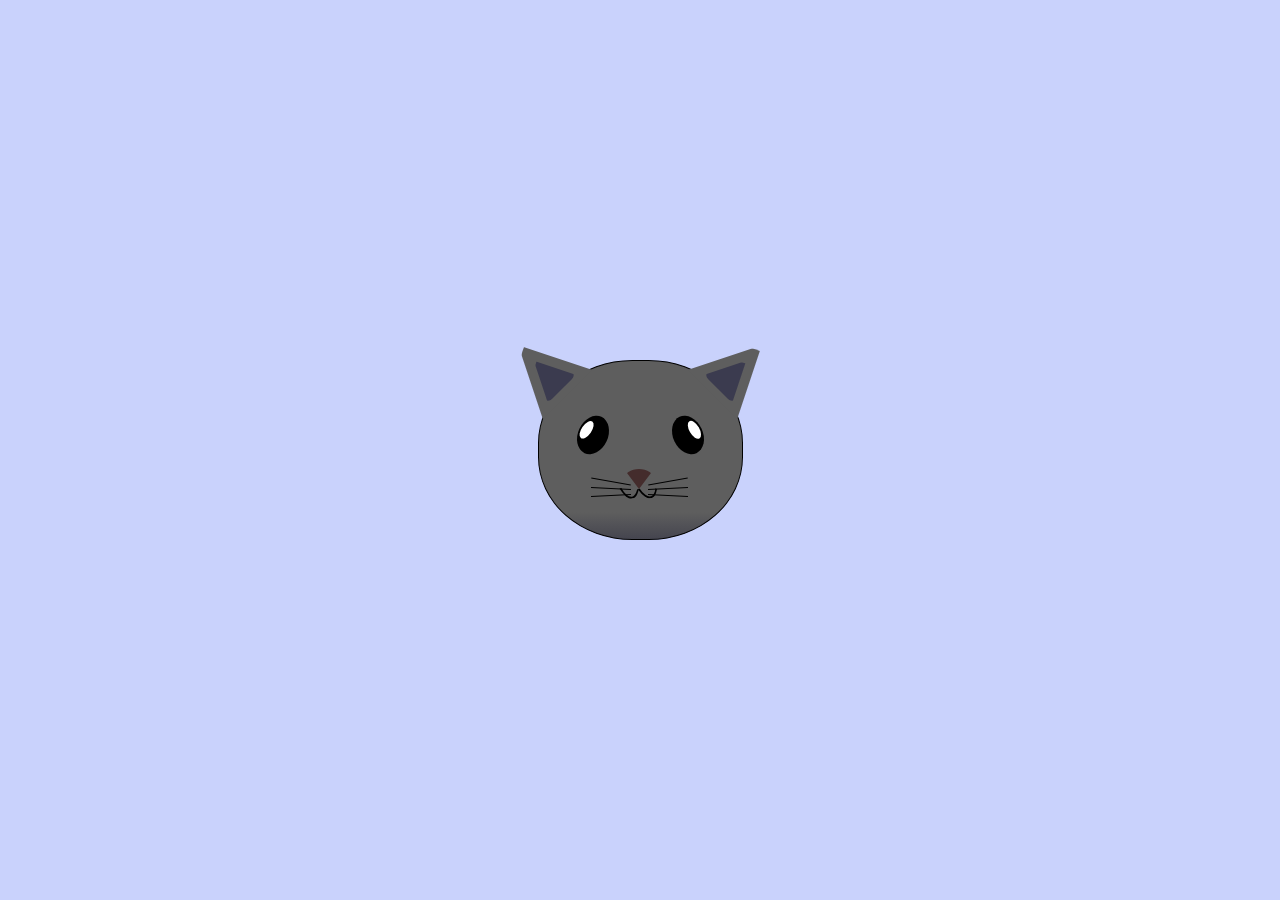
<file: a_cat_painting/index.html>
<!DOCTYPE html>
<html lang="en">
<head>
    <meta charset="UTF-8">
    <title>fCC Cat Painting</title>
    <link rel="stylesheet" href="./styles.css">
</head>
<body>
    <main>
      <div class="cat-head">
        <div class="cat-ears">
          <div class="cat-left-ear">
            <div class="cat-left-inner-ear"></div>
          </div>
          <div class="cat-right-ear">
            <div class="cat-right-inner-ear"></div>
          </div>
        </div>

        <div class="cat-eyes">
          <div class="cat-left-eye">
            <div class="cat-left-inner-eye"></div>
          </div>
          <div class="cat-right-eye">
            <div class="cat-right-inner-eye"></div>
          </div>
        </div>
        
        <div class="cat-nose"></div>

        <div class="cat-mouth">
          <div class="cat-mouth-line-left"></div>
          <div class="cat-mouth-line-right"></div>
        </div>

        <div class="cat-whiskers">
          <div class="cat-whiskers-left">
            <div class="cat-whisker-left-top"></div>
            <div class="cat-whisker-left-middle"></div>
            <div class="cat-whisker-left-bottom"></div>
          </div>
          <div class="cat-whiskers-right">
            <div class="cat-whisker-right-top"></div>
            <div class="cat-whisker-right-middle"></div>
            <div class="cat-whisker-right-bottom"></div>
          </div>
        </div>

      </div>
    </main>
</body>
</html>
</file>
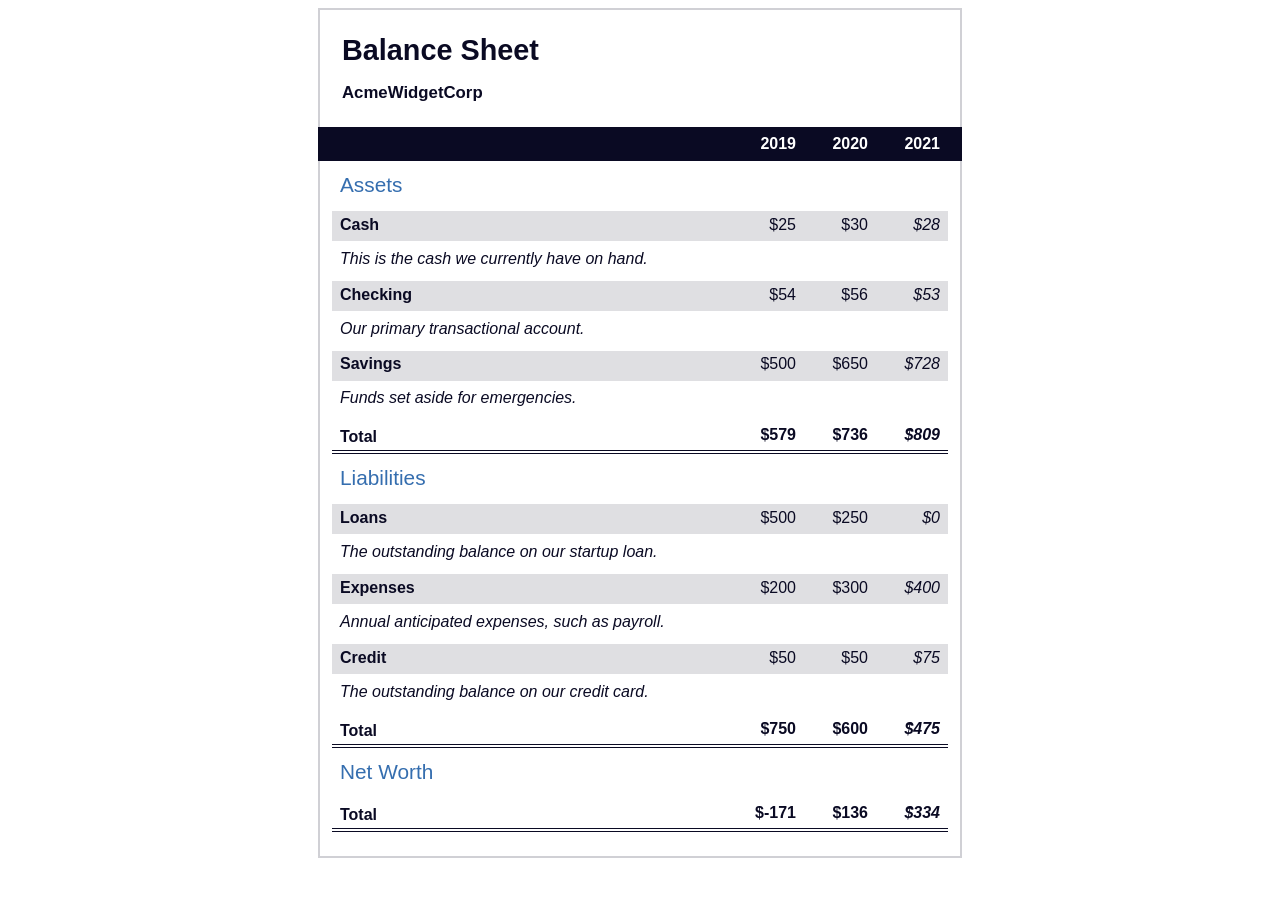
<file: balance_sheet/index.html>
<!DOCTYPE html>
<html lang="en">
  <head>
    <meta charset="UTF-8" />
    <meta name="viewport" content="width=device-width, initial-scale=1.0" />
    <title>Balance Sheet</title>
    <link rel="stylesheet" href="./styles.css" />
  </head>
  
  <body>
    <main>
      <section>
        <h1>
          <span class="flex">
            <span>AcmeWidgetCorp</span>
            <span>Balance Sheet</span>
          </span>
        </h1>
        <div id="years" aria-hidden="true">
          <span class="year">2019</span>
          <span class="year">2020</span>
          <span class="year">2021</span>
        </div>
        <div class="table-wrap">
          <table>
            <caption>
              Assets
            </caption>
            <thead>
              <tr>
                <td></td>
                <th><span class="sr-only year">2019</span></th>
                <th><span class="sr-only year">2020</span></th>
                <th class="current"><span class="sr-only year">2021</span></th>
              </tr>
            </thead>
            <tbody>
              <tr class="data">
                <th>Cash <span class="description">This is the cash we currently have on hand.</span></th>
                <td>$25</td>
                <td>$30</td>
                <td class="current">$28</td>
              </tr>
              <tr class="data">
                <th>Checking <span class="description">Our primary transactional account.</span></th>
                <td>$54</td>
                <td>$56</td>
                <td class="current">$53</td>
              </tr>
              <tr class="data">
                <th>Savings <span class="description">Funds set aside for emergencies.</span></th>
                <td>$500</td>
                <td>$650</td>
                <td class="current">$728</td>
              </tr>
              <tr class="total">
                <th>Total <span class="sr-only">Assets</span></th>
                <td>$579</td>
                <td>$736</td>
                <td class="current">$809</td>
              </tr>
            </tbody>
          </table>
          <table>
            <caption>
              Liabilities
            </caption>
            <thead>
              <tr>
                <td></td>
                <th><span class="sr-only">2019</span></th>
                <th><span class="sr-only">2020</span></th>
                <th><span class="sr-only">2021</span></th>
              </tr>
            </thead>
            <tbody>
              <tr class="data">
                <th>Loans <span class="description">The outstanding balance on our startup loan.</span></th>
                <td>$500</td>
                <td>$250</td>
                <td class="current">$0</td>
              </tr>
              <tr class="data">
                <th>Expenses <span class="description">Annual anticipated expenses, such as payroll.</span></th>
                <td>$200</td>
                <td>$300</td>
                <td class="current">$400</td>
              </tr>
              <tr class="data">
                <th>Credit <span class="description">The outstanding balance on our credit card.</span></th>
                <td>$50</td>
                <td>$50</td>
                <td class="current">$75</td>
              </tr>
              <tr class="total">
                <th>Total <span class="sr-only">Liabilities</span></th>
                <td>$750</td>
                <td>$600</td>
                <td class="current">$475</td>
              </tr>
            </tbody>
          </table>
          <table>
            <caption>
              Net Worth
            </caption>
            <thead>
              <tr>
                <td></td>
                <th><span class="sr-only">2019</span></th>
                <th><span class="sr-only">2020</span></th>
                <th><span class="sr-only">2021</span></th>
              </tr>
            </thead>
            <tbody>
              <tr class="total">
                <th>Total <span class="sr-only">Net Worth</span></th>
                <td>$-171</td>
                <td>$136</td>
                <td class="current">$334</td>
              </tr>
            </tbody>
          </table>
        </div>
      </section>
    </main>
  </body>
</html>
</file>
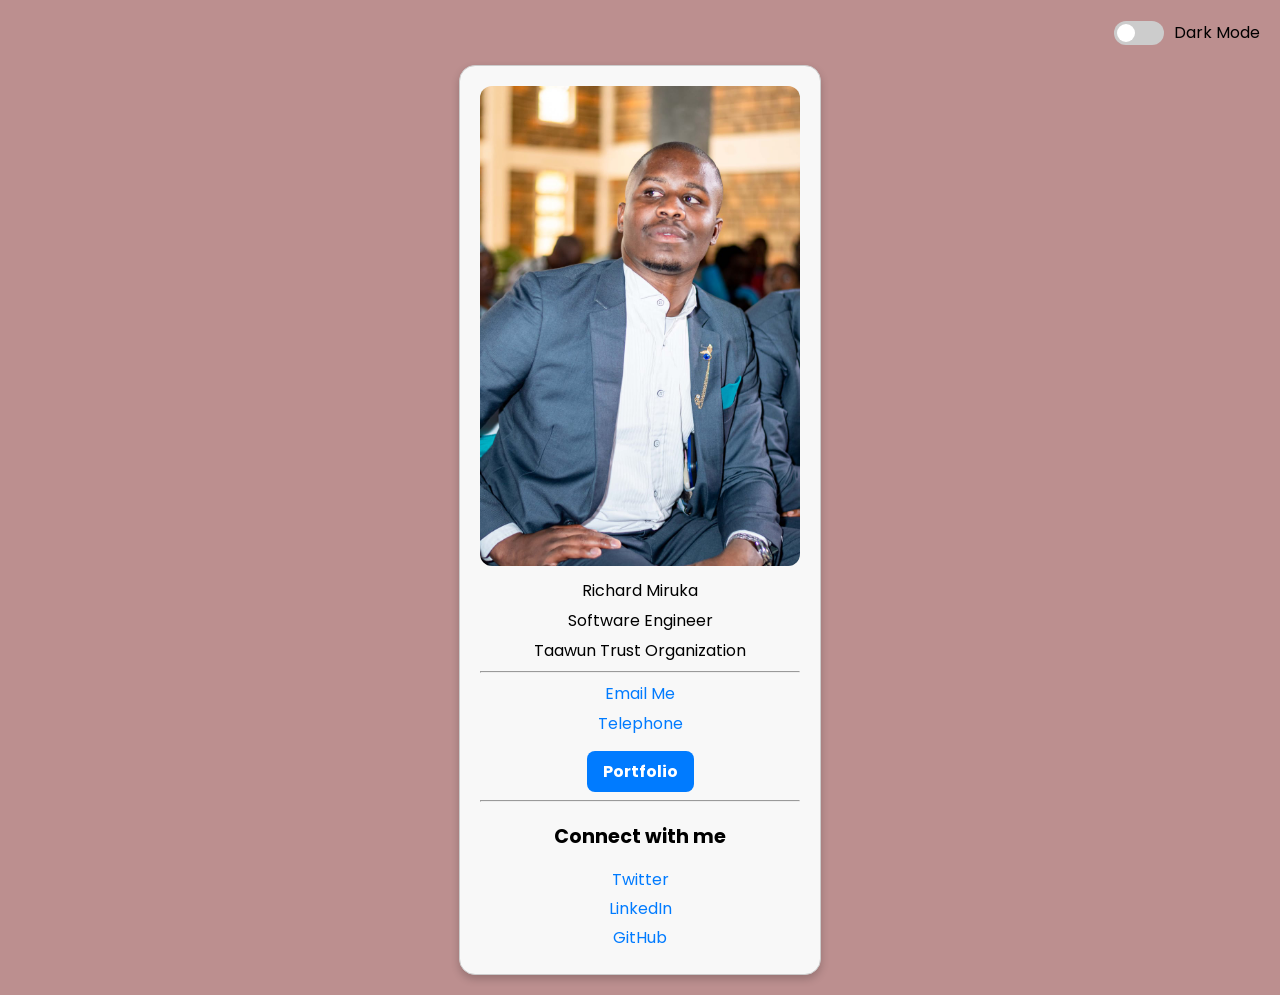
<file: business-card/index.html>
<!DOCTYPE html>
<html lang="en">

<head>
    <meta charset="utf-8" />
    <meta name="viewport" content="width=device-width, initial-scale=1.0" />
    <title>Business Card</title>
    <link href="https://fonts.googleapis.com/css2?family=Poppins:wght@400;600&display=swap" rel="stylesheet" />
    <link rel="stylesheet" href="styles.css" />
</head>

<body>
    <!-- Dark Mode Toggle -->
    <div class="toggle-container">
        <label class="switch">
            <input type="checkbox" id="darkToggle">
            <span class="slider round"></span>
        </label>
        <span>Dark Mode</span>
    </div>

    <div class="business-card">
        <img class="profile-image" src="profile.jpg"
            alt="image of a flower">
        <p class="full-name">Richard Miruka</p>
        <p class="designation">Software Engineer</p>
        <p class="company">Taawun Trust Organization</p>
        <hr>
        <p><a href="mailto:richardmiruka96@gmail.com">Email Me</a></p>
        <p><a href="tel:+254700129706">Telephone</a></p>
        <a class="button" href="https://t.co/3WbhY80g3K" target="_blank">Portfolio</a>
        <hr>
        <div class="social-media">
            <h2>Connect with me</h2>
            <a href="https://x.com/richardmiruka96" target="_blank">Twitter</a>
            <a href="https://www.linkedin.com/in/richard-miruka-05083b147/" target="_blank">LinkedIn</a>
            <a href="https://github.com/RichardMiruka" target="_blank">GitHub</a>
        </div>
    </div>

    <script>
        const toggle = document.getElementById('darkToggle');
        toggle.addEventListener('change', () => {
            document.body.classList.toggle('dark-mode');
        });
    </script>
</body>

</html>
</file>
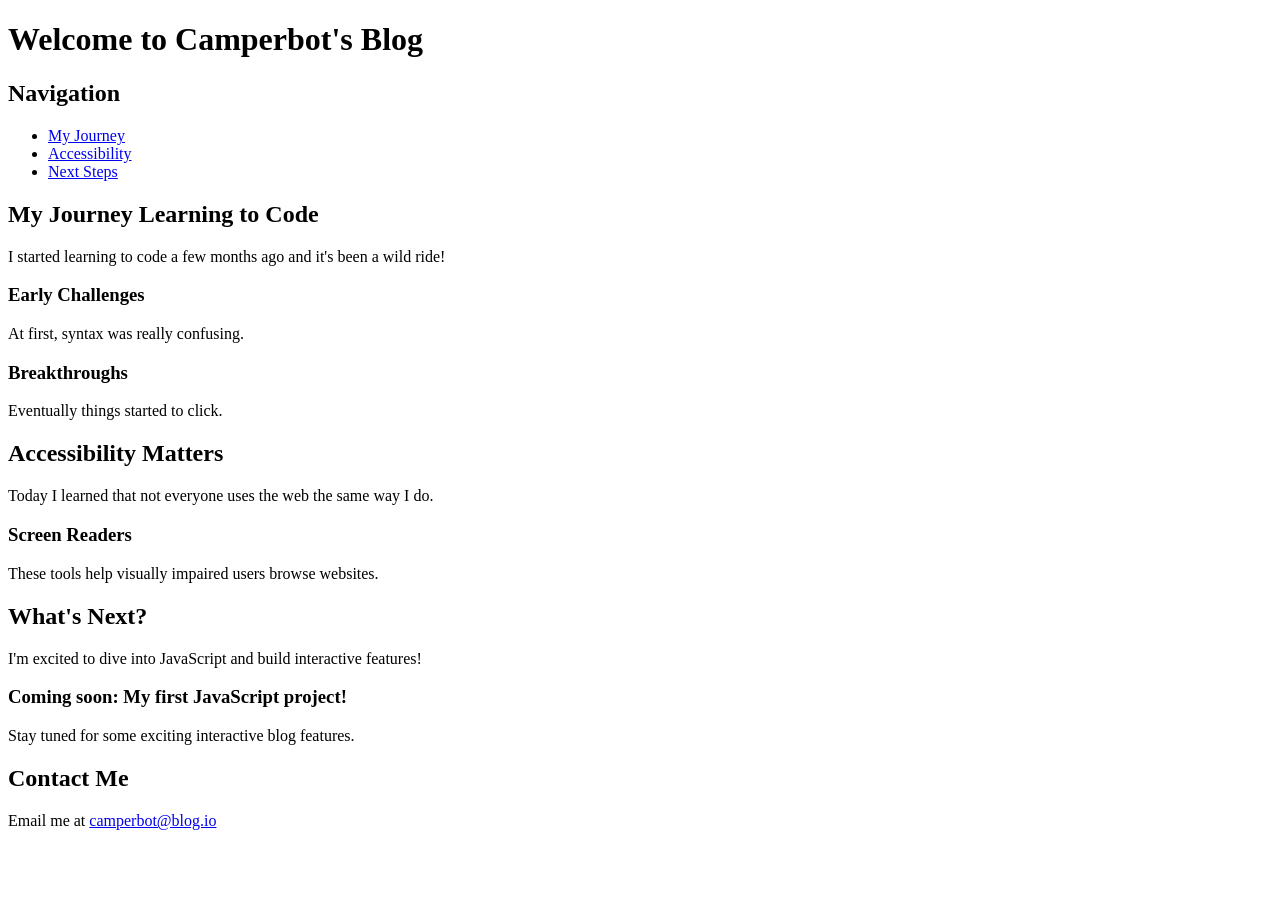
<file: camperbot_blog/index.html>
<!DOCTYPE html>
<html lang="en">
<head>
  <meta charset="UTF-8">
  <title>Camperbot's Blog</title>
</head>
<body>
  <h1>Welcome to Camperbot's Blog</h1>

  <nav>
    <h2>Navigation</h2>
    <ul>
      <li><a href="#post1">My Journey</a></li>
      <li><a href="#post2">Accessibility</a></li>
      <li><a href="#post3">Next Steps</a></li>
    </ul>
  </nav>

  <main>
    <article>
      <h2 id="post1">My Journey Learning to Code</h2>
      <p>I started learning to code a few months ago and it's been a wild ride!</p>
      
      <h3>Early Challenges</h3>
      <p>At first, syntax was really confusing.</p>
      
      <h3>Breakthroughs</h3>
      <p>Eventually things started to click.</p>
    </article>

    <article>
      <h2 id="post2">Accessibility Matters</h2>
      <p>Today I learned that not everyone uses the web the same way I do.</p>

      <h3>Screen Readers</h3>
      <p>These tools help visually impaired users browse websites.</p>
    </article>

    <article>
      <h2 id="post3">What's Next?</h2>
      <p>I'm excited to dive into JavaScript and build interactive features!</p>

      <h3>Coming soon: My first JavaScript project!</h3>
      <p>Stay tuned for some exciting interactive blog features.</p>
    </article>
  </main>

  <footer>
    <h2>Contact Me</h2>
    <p>Email me at <a href="mailto:camperbot@blog.io">camperbot@blog.io</a></p>
  </footer>
</body>
</html>
</file>
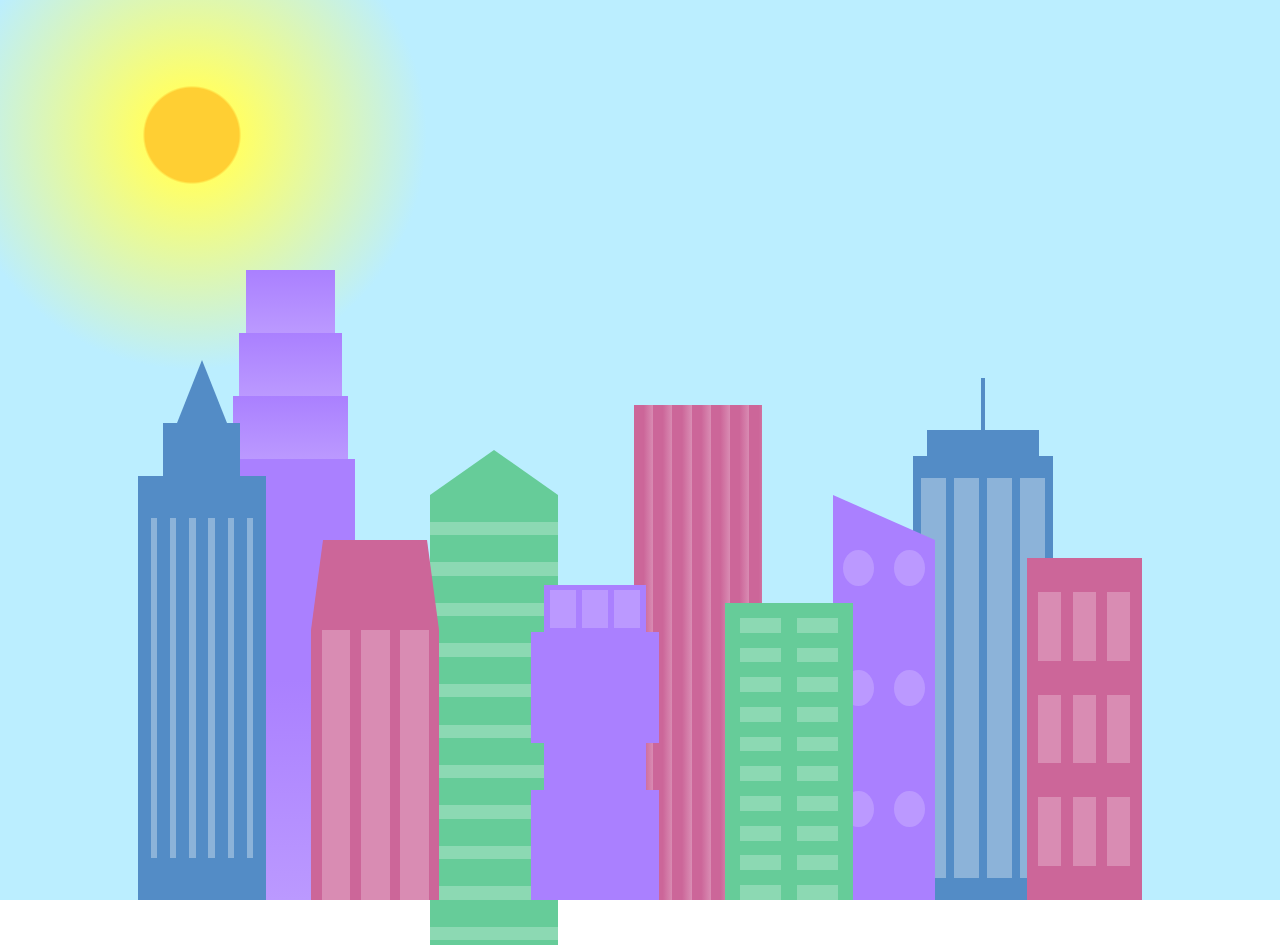
<file: city-skyline/index.html>
<!DOCTYPE html>
<html lang="en">    
  <head>
    <meta charset="UTF-8">
    <title>City Skyline</title>
    <link href="styles.css" rel="stylesheet" />   
  </head>

  <body>
    <div class="background-buildings sky">
      <div></div>
      <div></div>
      <div class="bb1 building-wrap">
        <div class="bb1a bb1-window"></div>
        <div class="bb1b bb1-window"></div>
        <div class="bb1c bb1-window"></div>
        <div class="bb1d"></div>
      </div>
      <div class="bb2">
        <div class="bb2a"></div>
        <div class="bb2b"></div>
      </div>
      <div class="bb3"></div>
      <div></div>
      <div class="bb4 building-wrap">
        <div class="bb4a"></div>
        <div class="bb4b"></div>
        <div class="bb4c window-wrap">
          <div class="bb4-window"></div>
          <div class="bb4-window"></div>
          <div class="bb4-window"></div>
          <div class="bb4-window"></div>
        </div>
      </div>
      <div></div>
      <div></div>
    </div>

    <div class="foreground-buildings">
      <div></div>
      <div></div>
      <div class="fb1 building-wrap">
        <div class="fb1a"></div>
        <div class="fb1b"></div>
        <div class="fb1c"></div>
      </div>
      <div class="fb2">
        <div class="fb2a"></div>
        <div class="fb2b window-wrap">
          <div class="fb2-window"></div>
          <div class="fb2-window"></div>
          <div class="fb2-window"></div>
        </div>
      </div>
      <div></div>
      <div class="fb3 building-wrap">
        <div class="fb3a window-wrap">
          <div class="fb3-window"></div>
          <div class="fb3-window"></div>
          <div class="fb3-window"></div>
        </div>
        <div class="fb3b"></div>
        <div class="fb3a"></div>
        <div class="fb3b"></div>
      </div>
      <div class="fb4">
        <div class="fb4a"></div>
        <div class="fb4b">
          <div class="fb4-window"></div>
          <div class="fb4-window"></div>
          <div class="fb4-window"></div>
          <div class="fb4-window"></div>
          <div class="fb4-window"></div>
          <div class="fb4-window"></div>
        </div>
      </div>
      <div class="fb5"></div>
      <div class="fb6"></div>
      <div></div>
      <div></div>
    </div>
  </body>
</html>
</file>
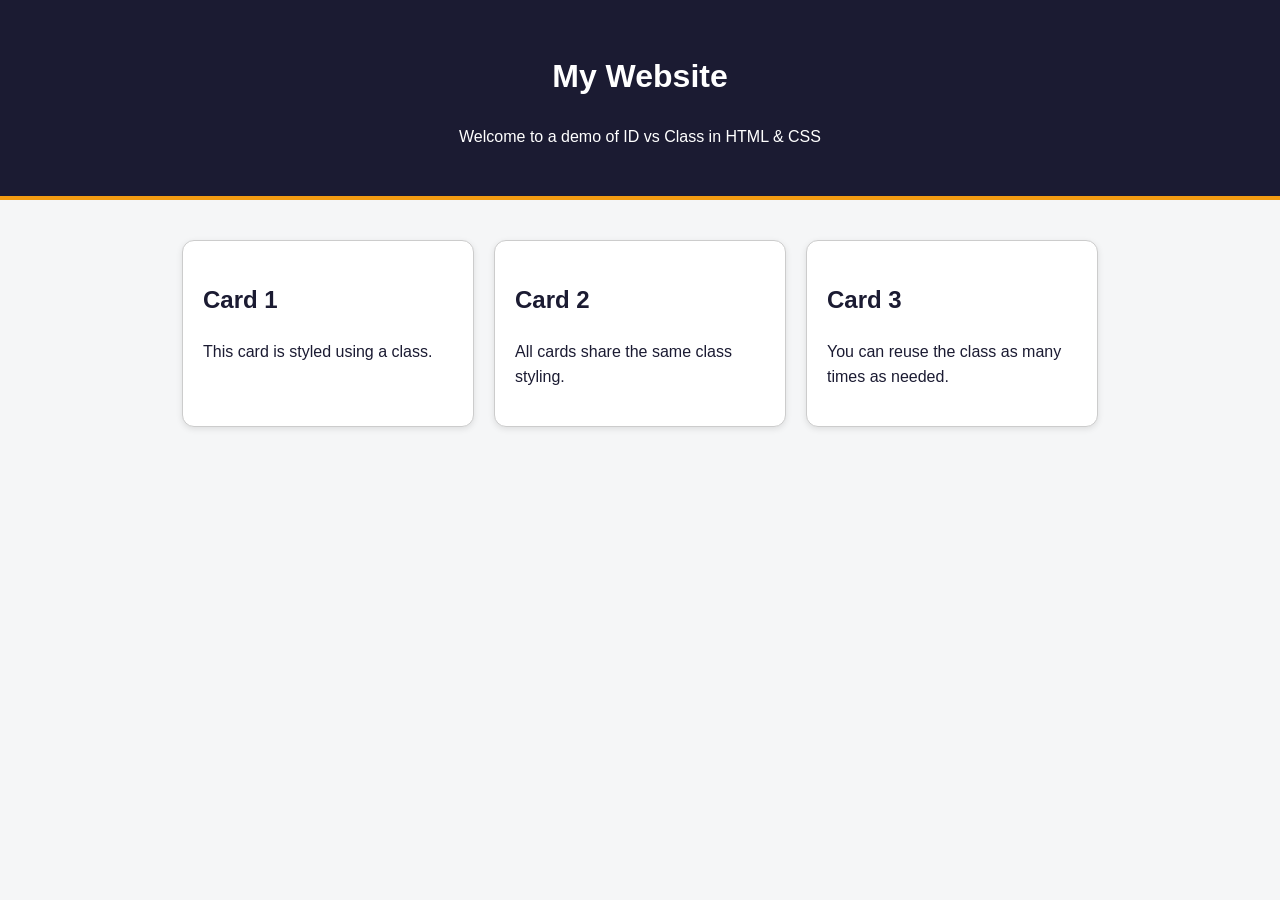
<file: class_vs_id/index.html>
<!DOCTYPE html>
<html lang="en">
<head>
  <meta charset="UTF-8">
  <meta name="viewport" content="width=device-width, initial-scale=1.0">
  <title>ID vs Class Example</title>
  <link rel="stylesheet" href="styles.css">
</head>
<body>

  <!-- Unique header using an ID -->
  <header id="main-header">
    <h1>My Website</h1>
    <p>Welcome to a demo of ID vs Class in HTML & CSS</p>
  </header>

  <!-- Multiple cards using a reusable class -->
  <section class="card-container">
    <div class="card">
      <h2>Card 1</h2>
      <p>This card is styled using a class.</p>
    </div>

    <div class="card">
      <h2>Card 2</h2>
      <p>All cards share the same class styling.</p>
    </div>

    <div class="card">
      <h2>Card 3</h2>
      <p>You can reuse the class as many times as needed.</p>
    </div>
  </section>

</body>
</html>
</file>
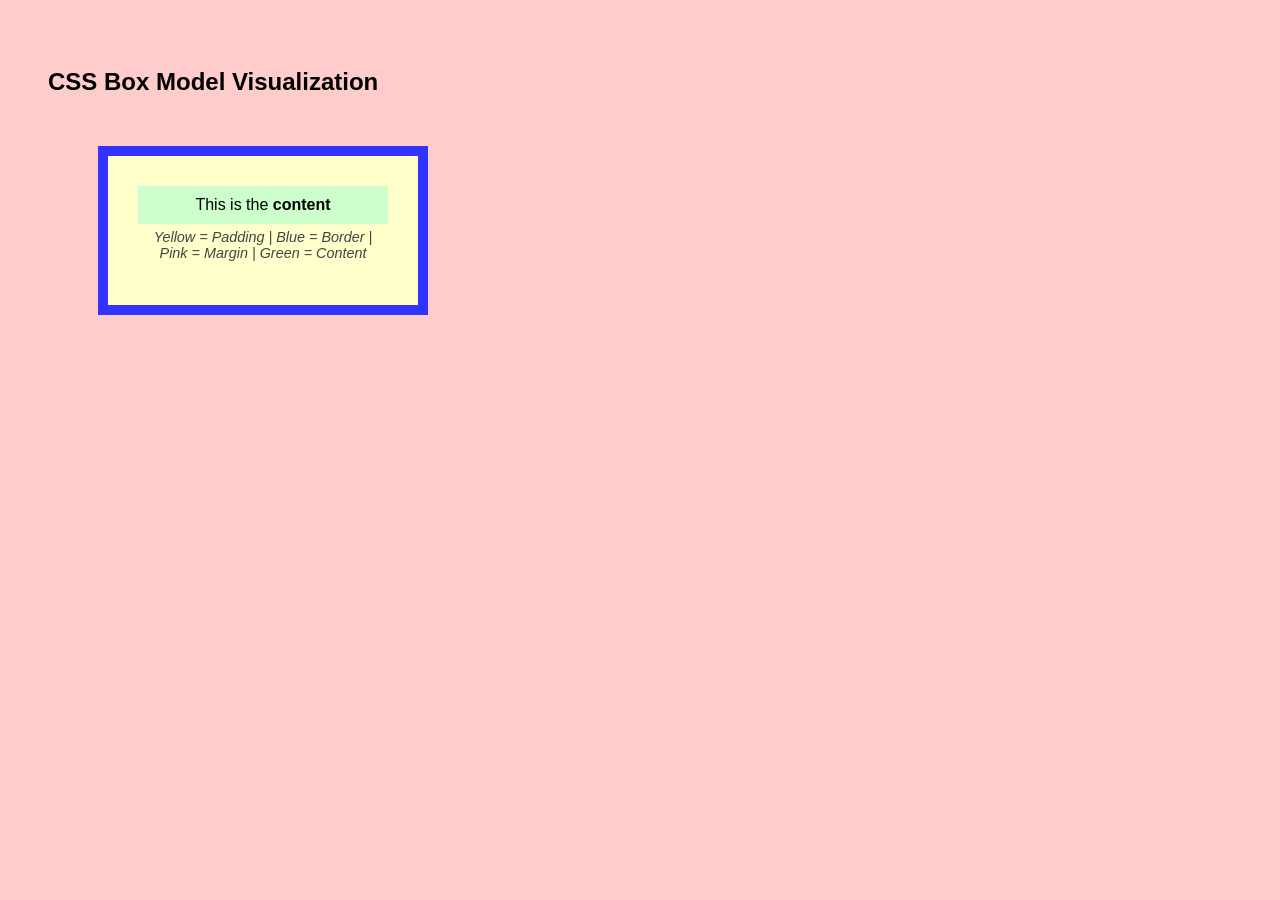
<file: color-coded_box_model_demo/index.html>
<!DOCTYPE html>
<html lang="en">
<head>
<meta charset="UTF-8">
<meta name="viewport" content="width=device-width, initial-scale=1.0">
<title>CSS Box Model Color Demo</title>
<style>
  body {
    background-color: #ffcccc; /* Margin color */
    font-family: Arial, sans-serif;
    padding: 40px;
  }

  .box {
    background-color: #ffffcc; /* Content color */
    padding: 30px;             /* Padding space */
    border: 10px solid #3333ff;/* Border color */
    margin: 50px;              /* Margin space */
    width: 250px;
    text-align: center;
  }

  .content {
    background-color: #ccffcc; /* Inner content area */
    padding: 10px;
  }

  /* Add labels for clarity */
  .label {
    font-size: 0.9em;
    font-style: italic;
    margin-top: 5px;
    color: #444;
  }
</style>
</head>
<body>

<h2>CSS Box Model Visualization</h2>

<div class="box">
  <div class="content">
    This is the <strong>content</strong>
  </div>
  <p class="label">Yellow = Padding | Blue = Border | Pink = Margin | Green = Content</p>
</div>

</body>
</html>
</file>
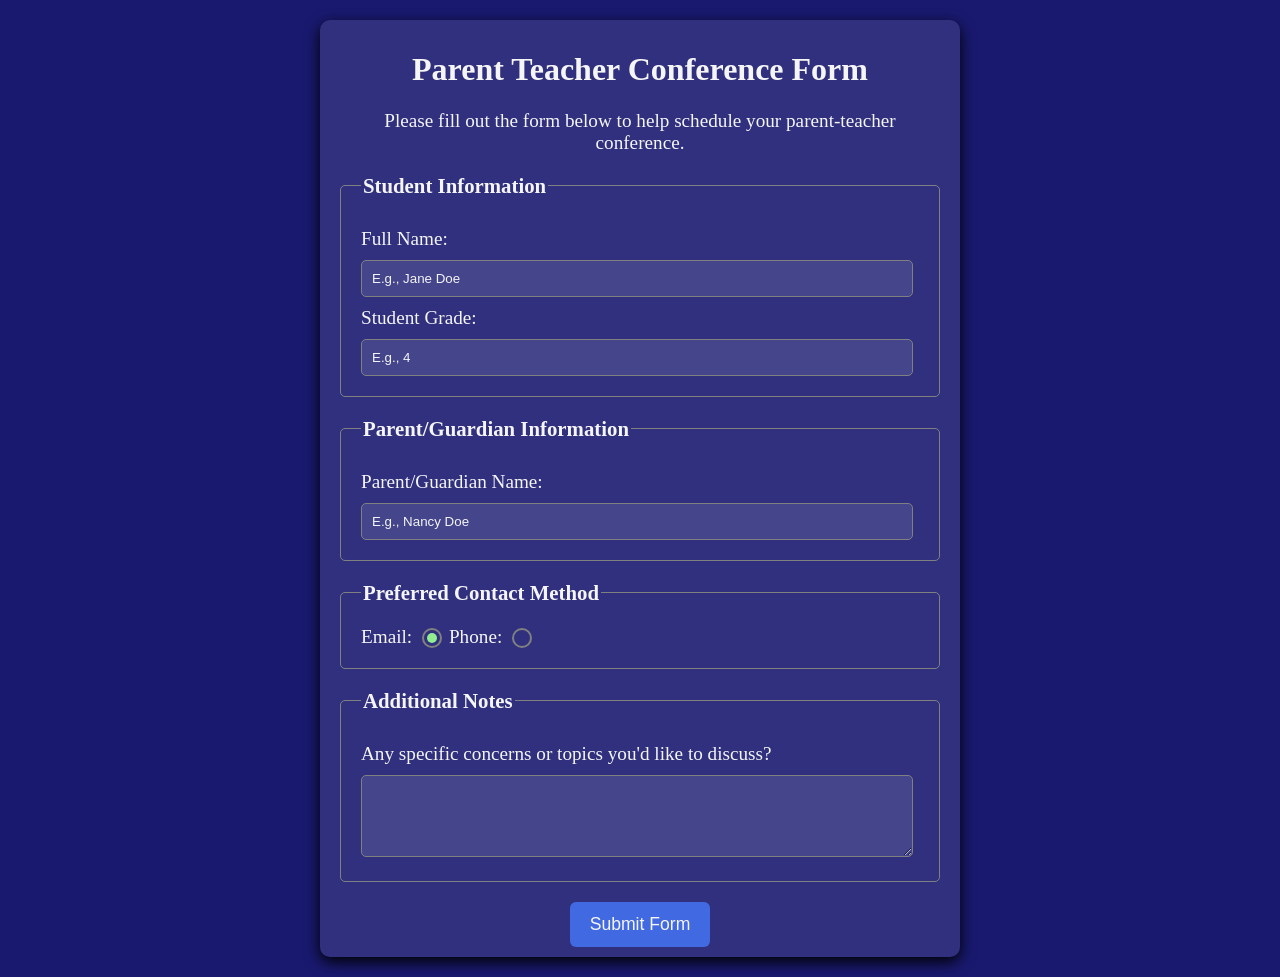
<file: conference-form/index.html>
<!DOCTYPE html>
<html lang="en">
  <head>
    <meta charset="utf-8">
    <meta name="viewport" content="width=device-width, initial-scale=1.0">
    <title>Parent Teacher Conference Form</title>
    <link rel="stylesheet" href="./styles.css" />
  </head>
  <body>
  <main class="container">
    <h1 class="title center">Parent Teacher Conference Form</h1>
    <p class="description center">Please fill out the form below to help schedule your parent-teacher conference.</p>

     <form>
        <fieldset>
          <legend>Student Information</legend>
          <label for="student-name">Full Name: </label>
          <input
            type="text"
            name="student-name"
            id="student-name"
            required
            placeholder="E.g., Jane Doe"
          />

          <label for="grade">Student Grade: </label>
          <input
            type="number"
            name="grade"
            id="grade"
            required
            placeholder="E.g., 4"
          />
        </fieldset>
        
        <fieldset>
          <legend>Parent/Guardian Information</legend>
          <label for="parent-name">Parent/Guardian Name: </label>
          <input
            type="text"
            name="parent-name"
            id="parent-name"
            required
            placeholder="E.g., Nancy Doe"
          />
        </fieldset>

        <fieldset>
          <legend>Preferred Contact Method</legend>
          <label class="contact-method" for="email">Email: </label>
          <input
            id="email"
            class="contact-method-radio-btn"
            type="radio"
            name="contact-method"
            value="email"
            checked
          />

          <label class="contact-method" for="phone">Phone: </label>
          <input
            id="phone"
            class="contact-method-radio-btn"
            type="radio"
            name="contact-method"
            value="phone"
          />
        </fieldset>

        <fieldset>
          <legend>Additional Notes</legend>
          <label for="notes"
            >Any specific concerns or topics you'd like to discuss?</label
          >
          <textarea id="notes" name="notes" rows="4" cols="50"></textarea>
        </fieldset>

        <button class="submit-btn" type="submit">Submit Form</button>
      </form>
  </main>
  </body>
</html>
</file>
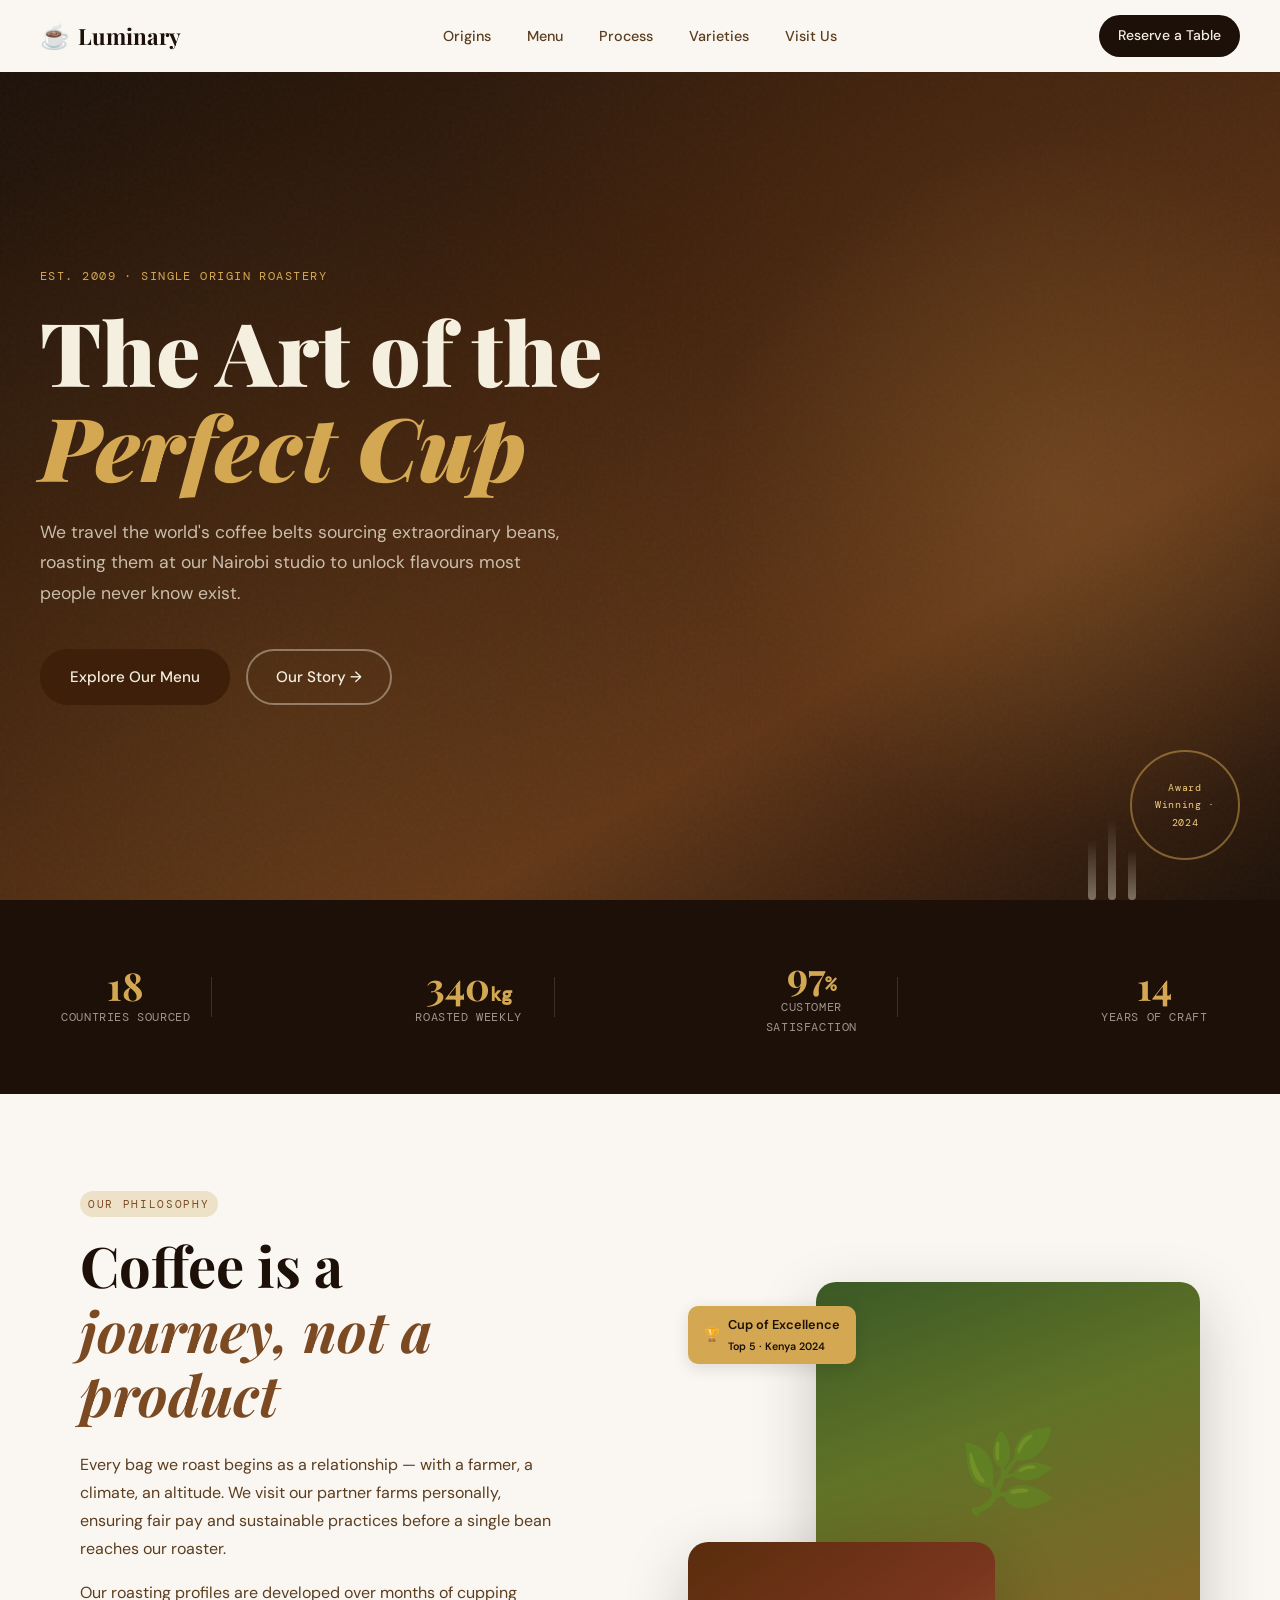
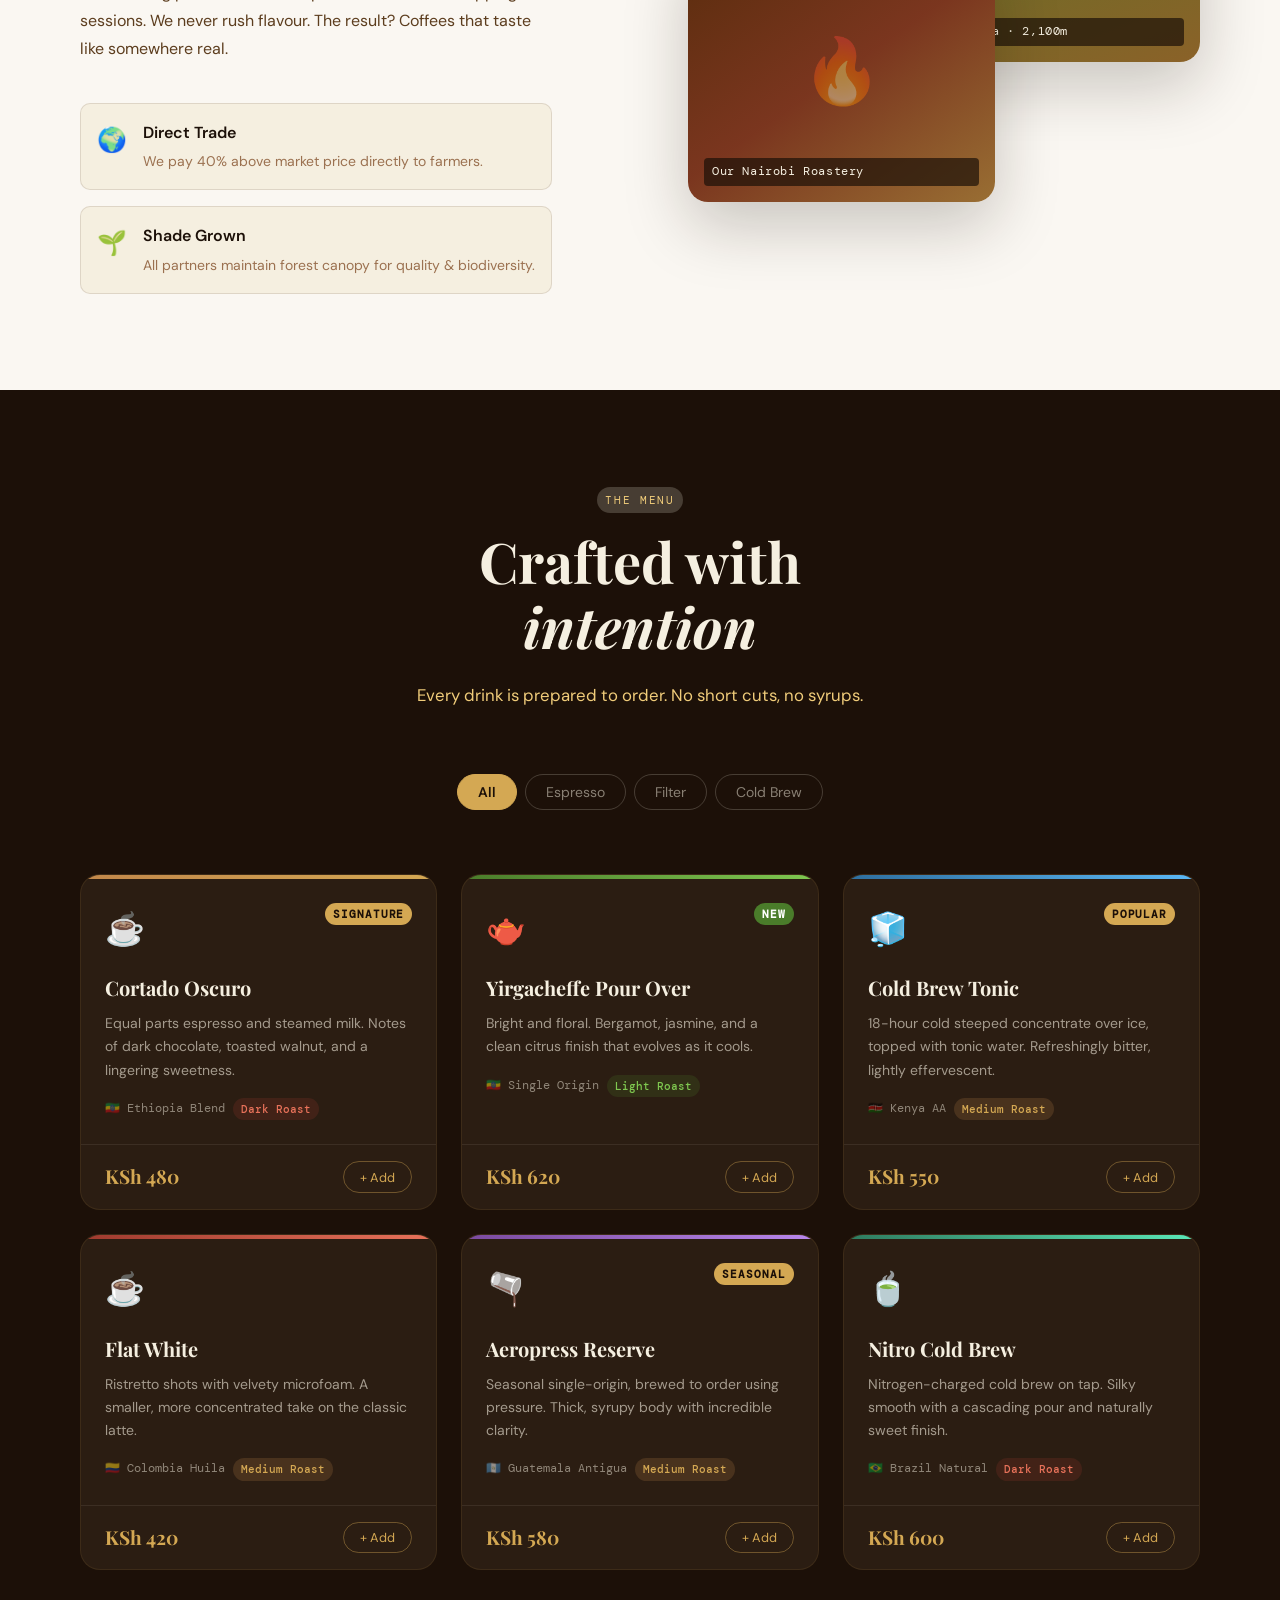
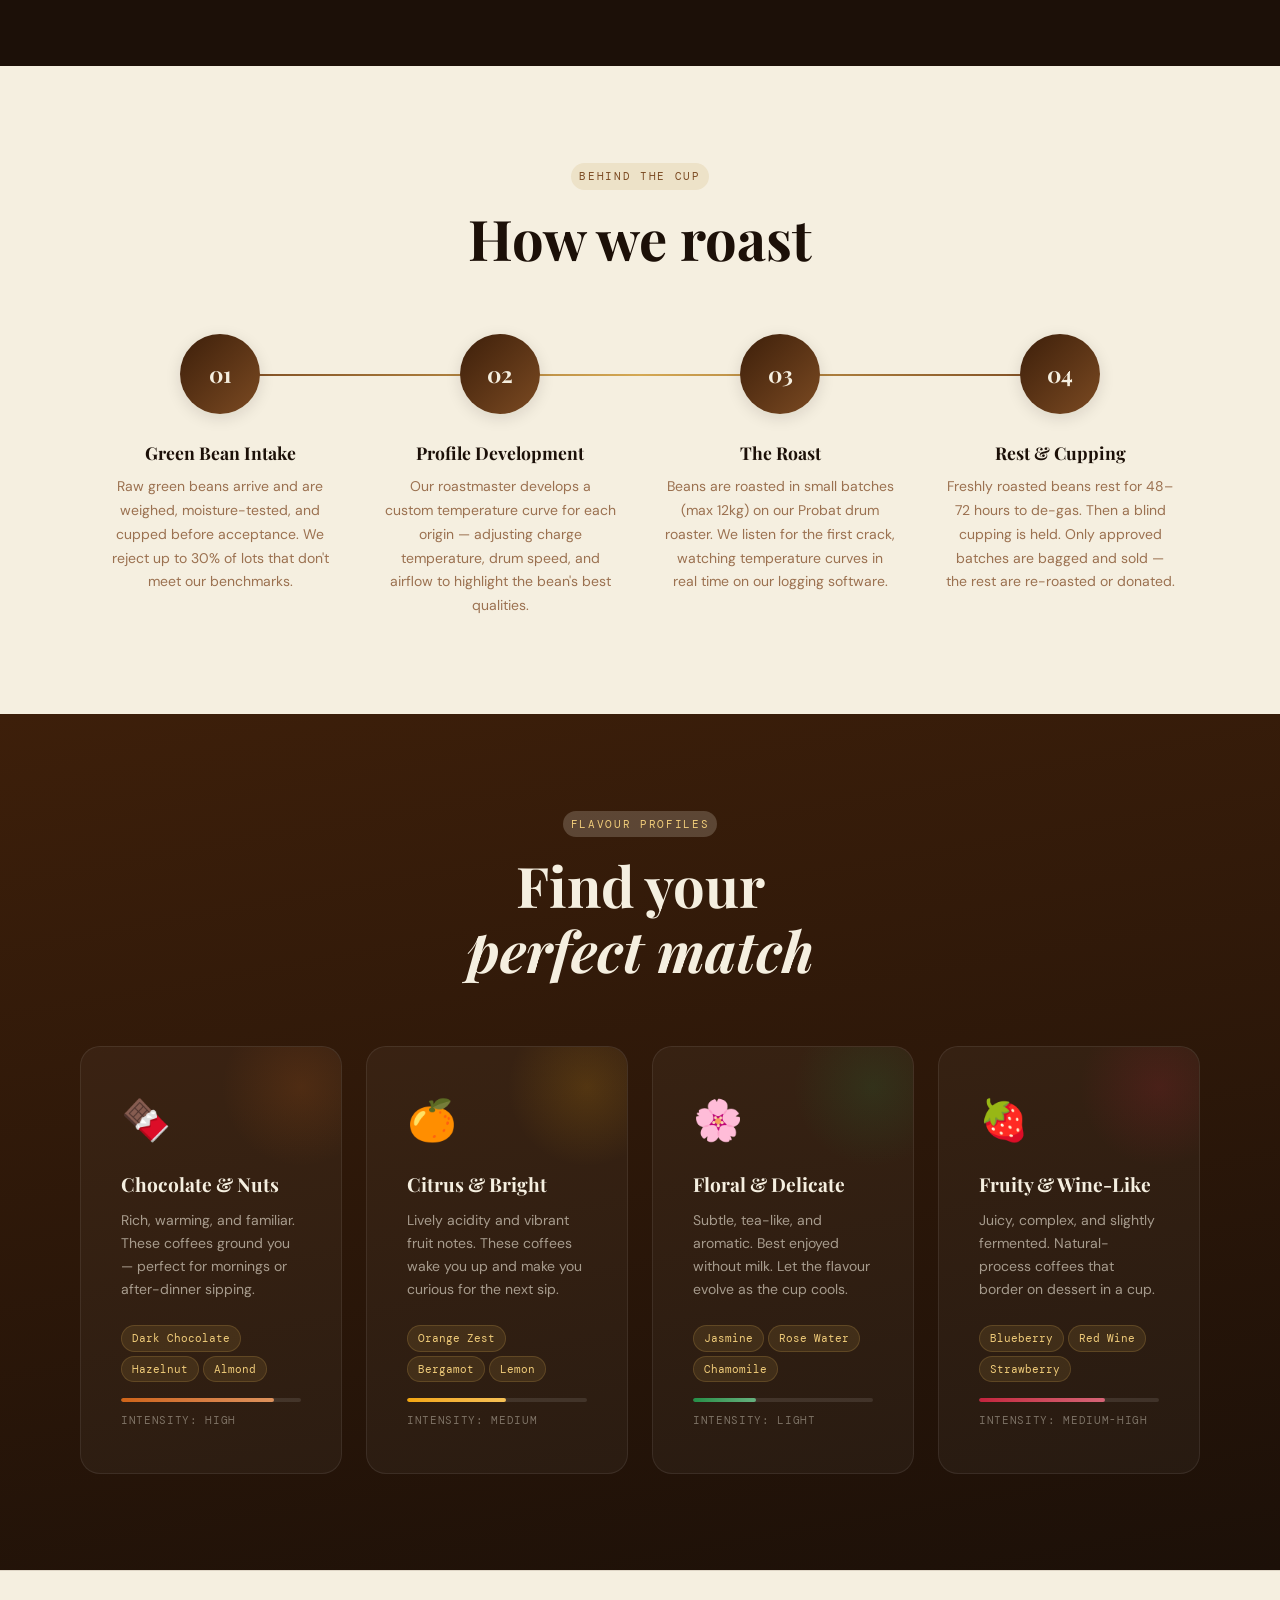
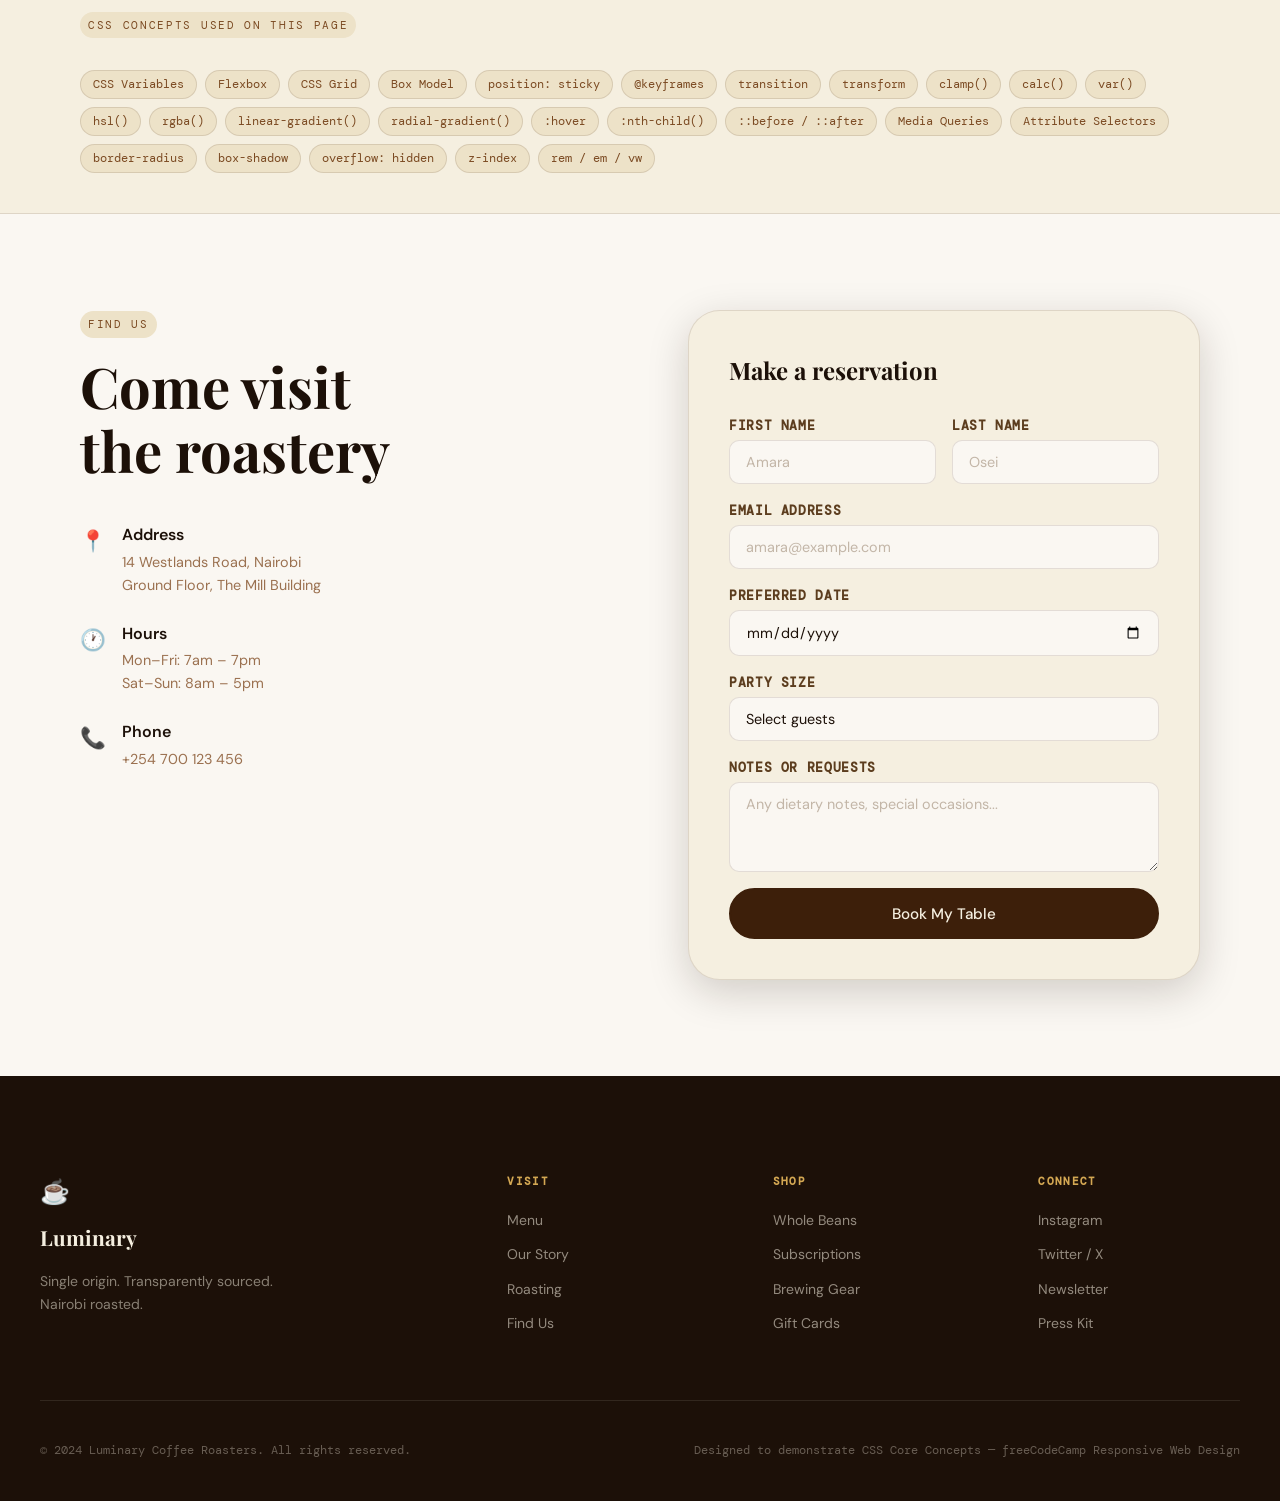
<file: demo-project/index.html>
<!DOCTYPE html>
<html lang="en">
<head>
  <meta charset="UTF-8" />
  <meta name="viewport" content="width=device-width, initial-scale=1.0" />
  <title>Luminary Coffee — Premium Roastery</title>
  <link rel="stylesheet" href="styles.css" /> 
  <link href="https://fonts.googleapis.com/css2?family=Playfair+Display:ital,wght@0,400;0,700;0,900;1,400&family=DM+Sans:wght@300;400;500&family=DM+Mono:wght@400;500&display=swap" rel="stylesheet" />
</head>
<body>

  <!-- ══════════════════════════════════════════
       NAVIGATION BAR
       Concepts: position sticky, flexbox, z-index,
       transition, class selectors, pseudo-classes
  ══════════════════════════════════════════ -->
  <nav class="navbar" id="navbar">
    <div class="nav-logo">
      <span class="logo-icon">☕</span>
      <span class="logo-text">Luminary</span>
    </div>
    <ul class="nav-links">
      <li><a href="#origins">Origins</a></li>
      <li><a href="#menu">Menu</a></li>
      <li><a href="#process">Process</a></li>
      <li><a href="#gallery">Varieties</a></li>
      <li><a href="#contact">Visit Us</a></li>
    </ul>
    <a href="#contact" class="nav-cta">Reserve a Table</a>
    <button class="hamburger" id="hamburger" aria-label="Toggle menu">
      <span></span><span></span><span></span>
    </button>
  </nav>

  <!-- Mobile Menu -->
  <div class="mobile-menu" id="mobile-menu">
    <ul>
      <li><a href="#origins" class="mobile-link">Origins</a></li>
      <li><a href="#menu" class="mobile-link">Menu</a></li>
      <li><a href="#process" class="mobile-link">Process</a></li>
      <li><a href="#gallery" class="mobile-link">Varieties</a></li>
      <li><a href="#contact" class="mobile-link">Visit Us</a></li>
    </ul>
  </div>

  <!-- ══════════════════════════════════════════
       HERO SECTION
       Concepts: CSS variables, linear-gradient,
       clamp(), animation, @keyframes, pseudo-elements,
       box model, flexbox
  ══════════════════════════════════════════ -->
  <header class="hero" id="home">
    <div class="hero-bg-pattern"></div>
    <div class="hero-steam">
      <div class="steam-particle s1"></div>
      <div class="steam-particle s2"></div>
      <div class="steam-particle s3"></div>
    </div>
    <div class="hero-content">
      <p class="hero-eyebrow">Est. 2009 · Single Origin Roastery</p>
      <h1 class="hero-title">
        The Art of the<br />
        <em>Perfect Cup</em>
      </h1>
      <p class="hero-sub">
        We travel the world's coffee belts sourcing extraordinary beans,
        roasting them at our Nairobi studio to unlock flavours most people
        never know exist.
      </p>
      <div class="hero-actions">
        <a href="#menu" class="btn btn-primary">Explore Our Menu</a>
        <a href="#origins" class="btn btn-ghost">Our Story →</a>
      </div>
    </div>
    <div class="hero-badge">
      <div class="badge-ring">
        <span>Award Winning · 2024</span>
      </div>
    </div>
  </header>

  <!-- ══════════════════════════════════════════
       STATS BAR
       Concepts: CSS Grid, calc(), rem units,
       border, box-shadow
  ══════════════════════════════════════════ -->
  <section class="stats-bar">
    <div class="stat" data-number="18">
      <span class="stat-number">18</span>
      <span class="stat-label">Countries Sourced</span>
    </div>
    <div class="stat-divider"></div>
    <div class="stat">
      <span class="stat-number">340<small>kg</small></span>
      <span class="stat-label">Roasted Weekly</span>
    </div>
    <div class="stat-divider"></div>
    <div class="stat">
      <span class="stat-number">97<small>%</small></span>
      <span class="stat-label">Customer Satisfaction</span>
    </div>
    <div class="stat-divider"></div>
    <div class="stat">
      <span class="stat-number">14</span>
      <span class="stat-label">Years of Craft</span>
    </div>
  </section>

  <!-- ══════════════════════════════════════════
       ORIGINS SECTION
       Concepts: CSS Grid, two-column layout,
       attribute selectors, transform, overflow hidden
  ══════════════════════════════════════════ -->
  <section class="origins" id="origins">
    <div class="section-container">
      <div class="origins-text">
        <span class="section-tag">Our Philosophy</span>
        <h2 class="section-title">Coffee is a<br /><em>journey, not a product</em></h2>
        <p class="body-text">
          Every bag we roast begins as a relationship — with a farmer, a climate,
          an altitude. We visit our partner farms personally, ensuring fair pay and
          sustainable practices before a single bean reaches our roaster.
        </p>
        <p class="body-text">
          Our roasting profiles are developed over months of cupping sessions.
          We never rush flavour. The result? Coffees that taste like somewhere real.
        </p>
        <div class="origins-facts">
          <div class="fact-item">
            <span class="fact-icon">🌍</span>
            <div>
              <strong>Direct Trade</strong>
              <p>We pay 40% above market price directly to farmers.</p>
            </div>
          </div>
          <div class="fact-item">
            <span class="fact-icon">🌱</span>
            <div>
              <strong>Shade Grown</strong>
              <p>All partners maintain forest canopy for quality & biodiversity.</p>
            </div>
          </div>
        </div>
      </div>
      <div class="origins-visual">
        <div class="visual-card main-card">
          <div class="visual-img img-farm">
            <div class="img-label">Yirgacheffe, Ethiopia · 2,100m</div>
          </div>
        </div>
        <div class="visual-card secondary-card">
          <div class="visual-img img-roast">
            <div class="img-label">Our Nairobi Roastery</div>
          </div>
        </div>
        <div class="floating-tag">
          <span>🏆</span>
          <span>Cup of Excellence<br /><small>Top 5 · Kenya 2024</small></span>
        </div>
      </div>
    </div>
  </section>

  <!-- ══════════════════════════════════════════
       MENU SECTION
       Concepts: CSS Grid (auto-fit), :nth-child,
       var(), hover transitions, box-shadow,
       border-radius, pseudo-elements ::before/::after
  ══════════════════════════════════════════ -->
  <section class="menu-section" id="menu">
    <div class="section-container">
      <div class="section-header">
        <span class="section-tag light">The Menu</span>
        <h2 class="section-title light">Crafted with<br /><em>intention</em></h2>
        <p class="section-desc">Every drink is prepared to order. No short cuts, no syrups.</p>
      </div>

      <div class="menu-filters">
        <button class="filter-btn active" data-filter="all">All</button>
        <button class="filter-btn" data-filter="espresso">Espresso</button>
        <button class="filter-btn" data-filter="filter">Filter</button>
        <button class="filter-btn" data-filter="cold">Cold Brew</button>
      </div>

      <div class="menu-grid">

        <article class="menu-card" data-category="espresso">
          <div class="card-accent accent-1"></div>
          <div class="card-body">
            <div class="card-top">
              <span class="drink-icon">☕</span>
              <span class="card-badge">Signature</span>
            </div>
            <h3 class="card-title">Cortado Oscuro</h3>
            <p class="card-desc">Equal parts espresso and steamed milk. Notes of dark chocolate, toasted walnut, and a lingering sweetness.</p>
            <div class="card-meta">
              <span class="card-origin">🇪🇹 Ethiopia Blend</span>
              <span class="card-roast roast-dark">Dark Roast</span>
            </div>
          </div>
          <div class="card-footer">
            <span class="card-price">KSh 480</span>
            <button class="add-btn">+ Add</button>
          </div>
        </article>

        <article class="menu-card" data-category="filter">
          <div class="card-accent accent-2"></div>
          <div class="card-body">
            <div class="card-top">
              <span class="drink-icon">🫖</span>
              <span class="card-badge new">New</span>
            </div>
            <h3 class="card-title">Yirgacheffe Pour Over</h3>
            <p class="card-desc">Bright and floral. Bergamot, jasmine, and a clean citrus finish that evolves as it cools.</p>
            <div class="card-meta">
              <span class="card-origin">🇪🇹 Single Origin</span>
              <span class="card-roast roast-light">Light Roast</span>
            </div>
          </div>
          <div class="card-footer">
            <span class="card-price">KSh 620</span>
            <button class="add-btn">+ Add</button>
          </div>
        </article>

        <article class="menu-card" data-category="cold">
          <div class="card-accent accent-3"></div>
          <div class="card-body">
            <div class="card-top">
              <span class="drink-icon">🧊</span>
              <span class="card-badge">Popular</span>
            </div>
            <h3 class="card-title">Cold Brew Tonic</h3>
            <p class="card-desc">18-hour cold steeped concentrate over ice, topped with tonic water. Refreshingly bitter, lightly effervescent.</p>
            <div class="card-meta">
              <span class="card-origin">🇰🇪 Kenya AA</span>
              <span class="card-roast roast-medium">Medium Roast</span>
            </div>
          </div>
          <div class="card-footer">
            <span class="card-price">KSh 550</span>
            <button class="add-btn">+ Add</button>
          </div>
        </article>

        <article class="menu-card" data-category="espresso">
          <div class="card-accent accent-4"></div>
          <div class="card-body">
            <div class="card-top">
              <span class="drink-icon">☕</span>
            </div>
            <h3 class="card-title">Flat White</h3>
            <p class="card-desc">Ristretto shots with velvety microfoam. A smaller, more concentrated take on the classic latte.</p>
            <div class="card-meta">
              <span class="card-origin">🇨🇴 Colombia Huila</span>
              <span class="card-roast roast-medium">Medium Roast</span>
            </div>
          </div>
          <div class="card-footer">
            <span class="card-price">KSh 420</span>
            <button class="add-btn">+ Add</button>
          </div>
        </article>

        <article class="menu-card" data-category="filter">
          <div class="card-accent accent-5"></div>
          <div class="card-body">
            <div class="card-top">
              <span class="drink-icon">🫗</span>
              <span class="card-badge">Seasonal</span>
            </div>
            <h3 class="card-title">Aeropress Reserve</h3>
            <p class="card-desc">Seasonal single-origin, brewed to order using pressure. Thick, syrupy body with incredible clarity.</p>
            <div class="card-meta">
              <span class="card-origin">🇬🇹 Guatemala Antigua</span>
              <span class="card-roast roast-medium">Medium Roast</span>
            </div>
          </div>
          <div class="card-footer">
            <span class="card-price">KSh 580</span>
            <button class="add-btn">+ Add</button>
          </div>
        </article>

        <article class="menu-card" data-category="cold">
          <div class="card-accent accent-6"></div>
          <div class="card-body">
            <div class="card-top">
              <span class="drink-icon">🍵</span>
            </div>
            <h3 class="card-title">Nitro Cold Brew</h3>
            <p class="card-desc">Nitrogen-charged cold brew on tap. Silky smooth with a cascading pour and naturally sweet finish.</p>
            <div class="card-meta">
              <span class="card-origin">🇧🇷 Brazil Natural</span>
              <span class="card-roast roast-dark">Dark Roast</span>
            </div>
          </div>
          <div class="card-footer">
            <span class="card-price">KSh 600</span>
            <button class="add-btn">+ Add</button>
          </div>
        </article>

      </div>
    </div>
  </section>

  <!-- ══════════════════════════════════════════
       ROASTING PROCESS
       Concepts: CSS counter, nth-child,
       calc(), CSS Grid, position relative/absolute,
       border-radius, background gradients
  ══════════════════════════════════════════ -->
  <section class="process-section" id="process">
    <div class="section-container">
      <div class="section-header">
        <span class="section-tag">Behind the Cup</span>
        <h2 class="section-title">How we roast</h2>
      </div>
      <div class="process-steps">

        <div class="step">
          <div class="step-number">01</div>
          <div class="step-content">
            <h3>Green Bean Intake</h3>
            <p>Raw green beans arrive and are weighed, moisture-tested, and cupped before acceptance. We reject up to 30% of lots that don't meet our benchmarks.</p>
          </div>
          <div class="step-line"></div>
        </div>

        <div class="step">
          <div class="step-number">02</div>
          <div class="step-content">
            <h3>Profile Development</h3>
            <p>Our roastmaster develops a custom temperature curve for each origin — adjusting charge temperature, drum speed, and airflow to highlight the bean's best qualities.</p>
          </div>
          <div class="step-line"></div>
        </div>

        <div class="step">
          <div class="step-number">03</div>
          <div class="step-content">
            <h3>The Roast</h3>
            <p>Beans are roasted in small batches (max 12kg) on our Probat drum roaster. We listen for the first crack, watching temperature curves in real time on our logging software.</p>
          </div>
          <div class="step-line"></div>
        </div>

        <div class="step">
          <div class="step-number">04</div>
          <div class="step-content">
            <h3>Rest & Cupping</h3>
            <p>Freshly roasted beans rest for 48–72 hours to de-gas. Then a blind cupping is held. Only approved batches are bagged and sold — the rest are re-roasted or donated.</p>
          </div>
        </div>

      </div>
    </div>
  </section>

  <!-- ══════════════════════════════════════════
       FLAVOUR VARIETIES / GALLERY
       Concepts: CSS Grid, radial-gradient, hsl(),
       :hover transform, overflow, object-fit concept
  ══════════════════════════════════════════ -->
  <section class="gallery-section" id="gallery">
    <div class="section-container">
      <div class="section-header">
        <span class="section-tag light">Flavour Profiles</span>
        <h2 class="section-title light">Find your<br /><em>perfect match</em></h2>
      </div>
      <div class="flavour-grid">

        <div class="flavour-card" style="--accent: hsl(25, 80%, 45%);">
          <div class="flavour-icon">🍫</div>
          <h3>Chocolate & Nuts</h3>
          <p>Rich, warming, and familiar. These coffees ground you — perfect for mornings or after-dinner sipping.</p>
          <div class="flavour-tags">
            <span>Dark Chocolate</span>
            <span>Hazelnut</span>
            <span>Almond</span>
          </div>
          <div class="flavour-bar">
            <div class="bar-fill" style="width: 85%;"></div>
          </div>
          <small>Intensity: High</small>
        </div>

        <div class="flavour-card" style="--accent: hsl(40, 90%, 50%);">
          <div class="flavour-icon">🍊</div>
          <h3>Citrus & Bright</h3>
          <p>Lively acidity and vibrant fruit notes. These coffees wake you up and make you curious for the next sip.</p>
          <div class="flavour-tags">
            <span>Orange Zest</span>
            <span>Bergamot</span>
            <span>Lemon</span>
          </div>
          <div class="flavour-bar">
            <div class="bar-fill" style="width: 55%;"></div>
          </div>
          <small>Intensity: Medium</small>
        </div>

        <div class="flavour-card" style="--accent: hsl(140, 60%, 35%);">
          <div class="flavour-icon">🌸</div>
          <h3>Floral & Delicate</h3>
          <p>Subtle, tea-like, and aromatic. Best enjoyed without milk. Let the flavour evolve as the cup cools.</p>
          <div class="flavour-tags">
            <span>Jasmine</span>
            <span>Rose Water</span>
            <span>Chamomile</span>
          </div>
          <div class="flavour-bar">
            <div class="bar-fill" style="width: 35%;"></div>
          </div>
          <small>Intensity: Light</small>
        </div>

        <div class="flavour-card" style="--accent: hsl(350, 70%, 45%);">
          <div class="flavour-icon">🍓</div>
          <h3>Fruity & Wine-Like</h3>
          <p>Juicy, complex, and slightly fermented. Natural-process coffees that border on dessert in a cup.</p>
          <div class="flavour-tags">
            <span>Blueberry</span>
            <span>Red Wine</span>
            <span>Strawberry</span>
          </div>
          <div class="flavour-bar">
            <div class="bar-fill" style="width: 70%;"></div>
          </div>
          <small>Intensity: Medium-High</small>
        </div>

      </div>
    </div>
  </section>

  <!-- ══════════════════════════════════════════
       CSS CONCEPTS REFERENCE STRIP
       Concepts: display types showcase, explicit labels
  ══════════════════════════════════════════ -->
  <section class="concepts-strip">
    <div class="section-container">
      <span class="section-tag">CSS Concepts Used on This Page</span>
      <div class="concept-tags">
        <span class="ctag">CSS Variables</span>
        <span class="ctag">Flexbox</span>
        <span class="ctag">CSS Grid</span>
        <span class="ctag">Box Model</span>
        <span class="ctag">position: sticky</span>
        <span class="ctag">@keyframes</span>
        <span class="ctag">transition</span>
        <span class="ctag">transform</span>
        <span class="ctag">clamp()</span>
        <span class="ctag">calc()</span>
        <span class="ctag">var()</span>
        <span class="ctag">hsl()</span>
        <span class="ctag">rgba()</span>
        <span class="ctag">linear-gradient()</span>
        <span class="ctag">radial-gradient()</span>
        <span class="ctag">:hover</span>
        <span class="ctag">:nth-child()</span>
        <span class="ctag">::before / ::after</span>
        <span class="ctag">Media Queries</span>
        <span class="ctag">Attribute Selectors</span>
        <span class="ctag">border-radius</span>
        <span class="ctag">box-shadow</span>
        <span class="ctag">overflow: hidden</span>
        <span class="ctag">z-index</span>
        <span class="ctag">rem / em / vw</span>
      </div>
    </div>
  </section>

  <!-- ══════════════════════════════════════════
       CONTACT / VISIT SECTION
       Concepts: CSS Grid 2-col, form styling,
       focus pseudo-class, input[type] attribute selector
  ══════════════════════════════════════════ -->
  <section class="contact-section" id="contact">
    <div class="section-container">
      <div class="contact-grid">

        <div class="contact-info">
          <span class="section-tag">Find Us</span>
          <h2 class="section-title">Come visit<br />the roastery</h2>
          <div class="contact-details">
            <div class="detail-row">
              <span class="detail-icon">📍</span>
              <div>
                <strong>Address</strong>
                <p>14 Westlands Road, Nairobi<br />Ground Floor, The Mill Building</p>
              </div>
            </div>
            <div class="detail-row">
              <span class="detail-icon">🕐</span>
              <div>
                <strong>Hours</strong>
                <p>Mon–Fri: 7am – 7pm<br />Sat–Sun: 8am – 5pm</p>
              </div>
            </div>
            <div class="detail-row">
              <span class="detail-icon">📞</span>
              <div>
                <strong>Phone</strong>
                <p>+254 700 123 456</p>
              </div>
            </div>
          </div>
        </div>

        <div class="contact-form-wrap">
          <h3 class="form-title">Make a reservation</h3>
          <form class="contact-form" onsubmit="handleSubmit(event)">
            <div class="form-row">
              <div class="form-group">
                <label for="fname">First Name</label>
                <input type="text" id="fname" name="fname" placeholder="Amara" required />
              </div>
              <div class="form-group">
                <label for="lname">Last Name</label>
                <input type="text" id="lname" name="lname" placeholder="Osei" required />
              </div>
            </div>
            <div class="form-group">
              <label for="email">Email Address</label>
              <input type="email" id="email" name="email" placeholder="amara@example.com" required />
            </div>
            <div class="form-group">
              <label for="date">Preferred Date</label>
              <input type="date" id="date" name="date" />
            </div>
            <div class="form-group">
              <label for="guests">Party Size</label>
              <select id="guests" name="guests">
                <option value="">Select guests</option>
                <option value="1">1 person</option>
                <option value="2">2 people</option>
                <option value="3-5">3–5 people</option>
                <option value="6+">6+ people</option>
              </select>
            </div>
            <div class="form-group">
              <label for="message">Notes or requests</label>
              <textarea id="message" name="message" rows="3" placeholder="Any dietary notes, special occasions..."></textarea>
            </div>
            <button type="submit" class="btn btn-primary full-width">Book My Table</button>
          </form>
        </div>

      </div>
    </div>
  </section>

  <!-- ══════════════════════════════════════════
       FOOTER
       Concepts: Grid, border-top, opacity,
       :hover on links, text-decoration
  ══════════════════════════════════════════ -->
  <footer class="site-footer">
    <div class="footer-inner">
      <div class="footer-brand">
        <span class="logo-icon">☕</span>
        <span class="logo-text">Luminary</span>
        <p>Single origin. Transparently sourced.<br />Nairobi roasted.</p>
      </div>
      <div class="footer-links">
        <h4>Visit</h4>
        <ul>
          <li><a href="#menu">Menu</a></li>
          <li><a href="#origins">Our Story</a></li>
          <li><a href="#process">Roasting</a></li>
          <li><a href="#contact">Find Us</a></li>
        </ul>
      </div>
      <div class="footer-links">
        <h4>Shop</h4>
        <ul>
          <li><a href="#">Whole Beans</a></li>
          <li><a href="#">Subscriptions</a></li>
          <li><a href="#">Brewing Gear</a></li>
          <li><a href="#">Gift Cards</a></li>
        </ul>
      </div>
      <div class="footer-links">
        <h4>Connect</h4>
        <ul>
          <li><a href="#">Instagram</a></li>
          <li><a href="#">Twitter / X</a></li>
          <li><a href="#">Newsletter</a></li>
          <li><a href="#">Press Kit</a></li>
        </ul>
      </div>
    </div>
    <div class="footer-bottom">
      <p>© 2024 Luminary Coffee Roasters. All rights reserved.</p>
      <p>Designed to demonstrate CSS Core Concepts — freeCodeCamp Responsive Web Design</p>
    </div>
  </footer>

  <!-- Success Toast -->
  <div class="toast" id="toast">
    <span>✅</span> Reservation request sent! We'll confirm within 2 hours.
  </div>

  <script>
    // Sticky nav scroll effect
    window.addEventListener('scroll', () => {
      const nav = document.getElementById('navbar');
      nav.classList.toggle('scrolled', window.scrollY > 60);
    });

    // Hamburger menu
    const hamburger = document.getElementById('hamburger');
    const mobileMenu = document.getElementById('mobile-menu');
    hamburger.addEventListener('click', () => {
      hamburger.classList.toggle('open');
      mobileMenu.classList.toggle('open');
    });
    document.querySelectorAll('.mobile-link').forEach(link => {
      link.addEventListener('click', () => {
        hamburger.classList.remove('open');
        mobileMenu.classList.remove('open');
      });
    });

    // Form submission
    function handleSubmit(e) {
      e.preventDefault();
      const toast = document.getElementById('toast');
      toast.classList.add('show');
      setTimeout(() => toast.classList.remove('show'), 4000);
      e.target.reset();
    }

    // Intersection observer for fade-in animations
    const observer = new IntersectionObserver((entries) => {
      entries.forEach(entry => {
        if (entry.isIntersecting) {
          entry.target.classList.add('visible');
        }
      });
    }, { threshold: 0.1 });

    document.querySelectorAll('.menu-card, .step, .flavour-card, .stat').forEach(el => {
      observer.observe(el);
    });
  </script>
</body>
</html>
</file>
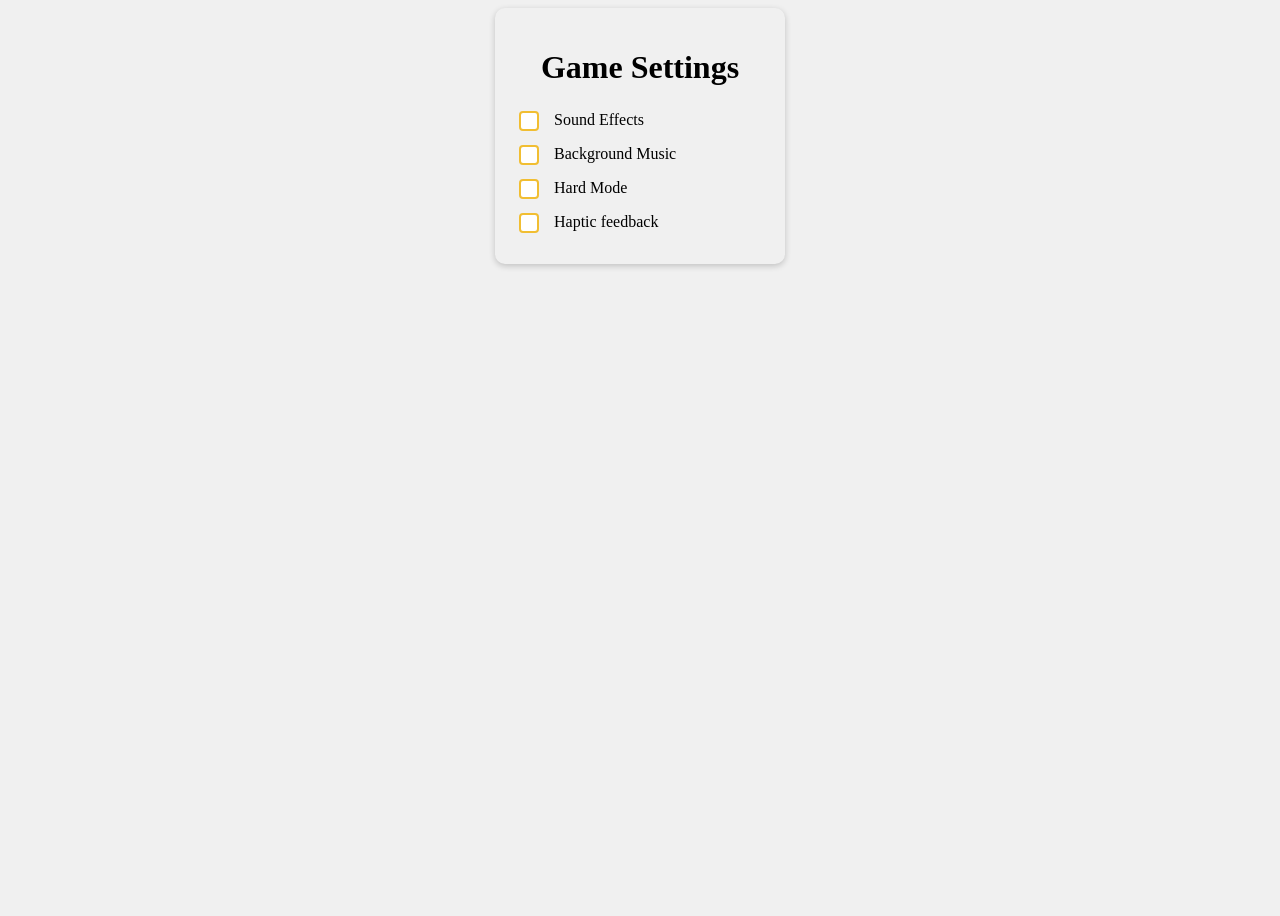
<file: game-settings-panel/index.html>
<!DOCTYPE html>
<html lang="en">
  <head>
    <meta charset="UTF-8" />
    <meta name="viewport" content="width=device-width, initial-scale=1.0" />
    <title>Game Settings Panel</title>
    <link rel="stylesheet" href="styles.css" />
  </head>
  <body>
    <div class="settings-card">
      <h1>Game Settings</h1>
      <label> <input type="checkbox" />Sound Effects</label>
      <label> <input type="checkbox" />Background Music</label>
      <label> <input type="checkbox" />Hard Mode</label>
      <label> <input type="checkbox" />Haptic feedback</label>
    </div>
  </body>
</html>
</file>
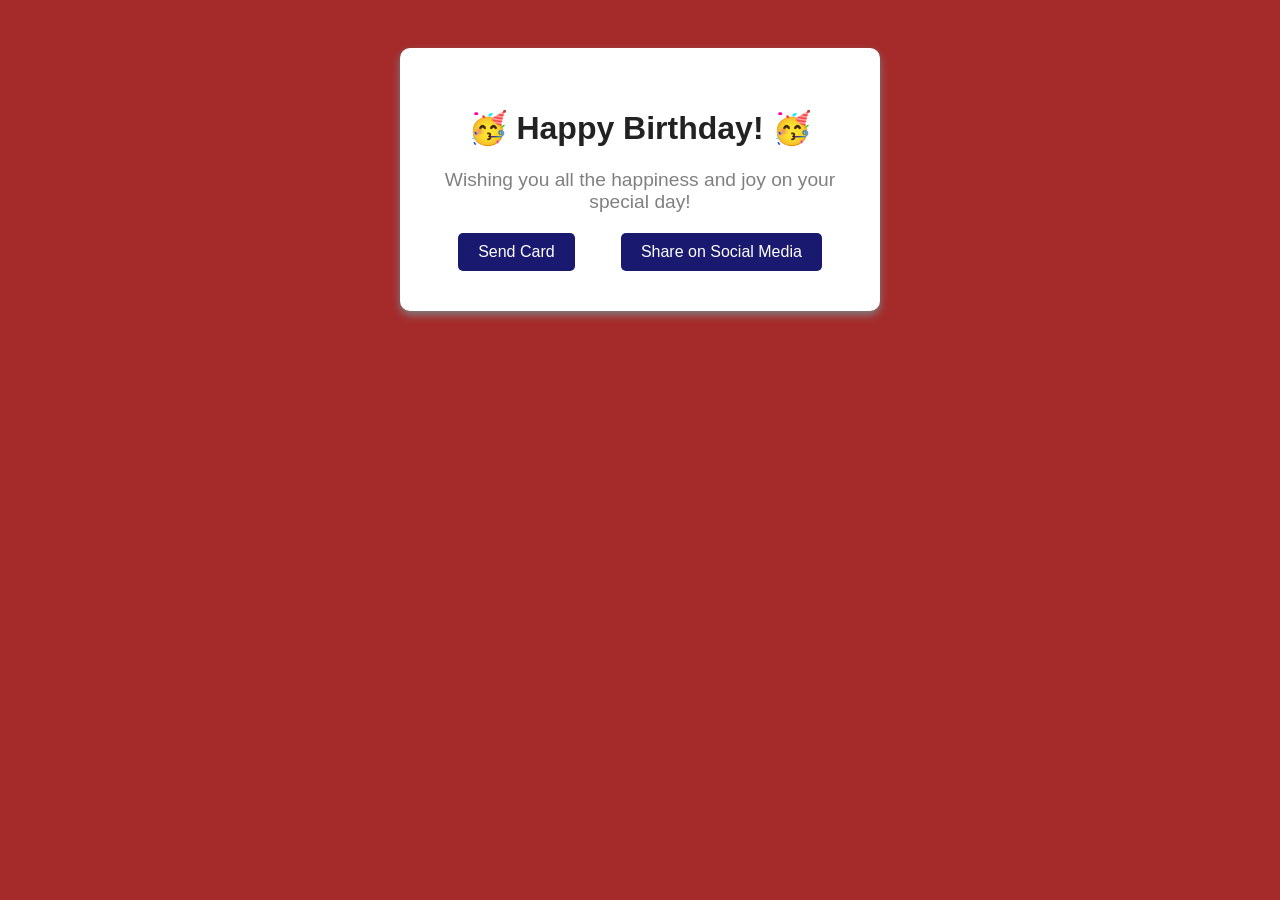
<file: greeting_card_lab/index.html>
<!DOCTYPE html>
<html lang="en">

<head>
    <meta charset="utf-8">
    <meta name="viewport" content="width=device-width, initial-scale=1.0">
    <title>Greeting Card</title>
    <link href="styles.css" rel="stylesheet">
</head>

<body>
    <main>
        <div class="card" id="greeting-card">
            <h1>Happy Birthday!</h1>

            <p class="message">
                Wishing you all the happiness and joy on your special day!
            </p>

            <nav class="card-links" aria-label="Card actions">
                <a href="#send" class="send-link">Send Card</a>
                <a href="#share" class="share-link">Share on Social Media</a>
            </nav>
        </div>

        <section id="send">
            <h2>Sending your card...</h2>
            <p>Card successfully sent to your recipient!</p>
        </section>

        <section id="share">
            <h2>Sharing your card...</h2>
            <p>Your card was shared on social media!</p>
        </section>
    </main>
</body>

</html>
</file>
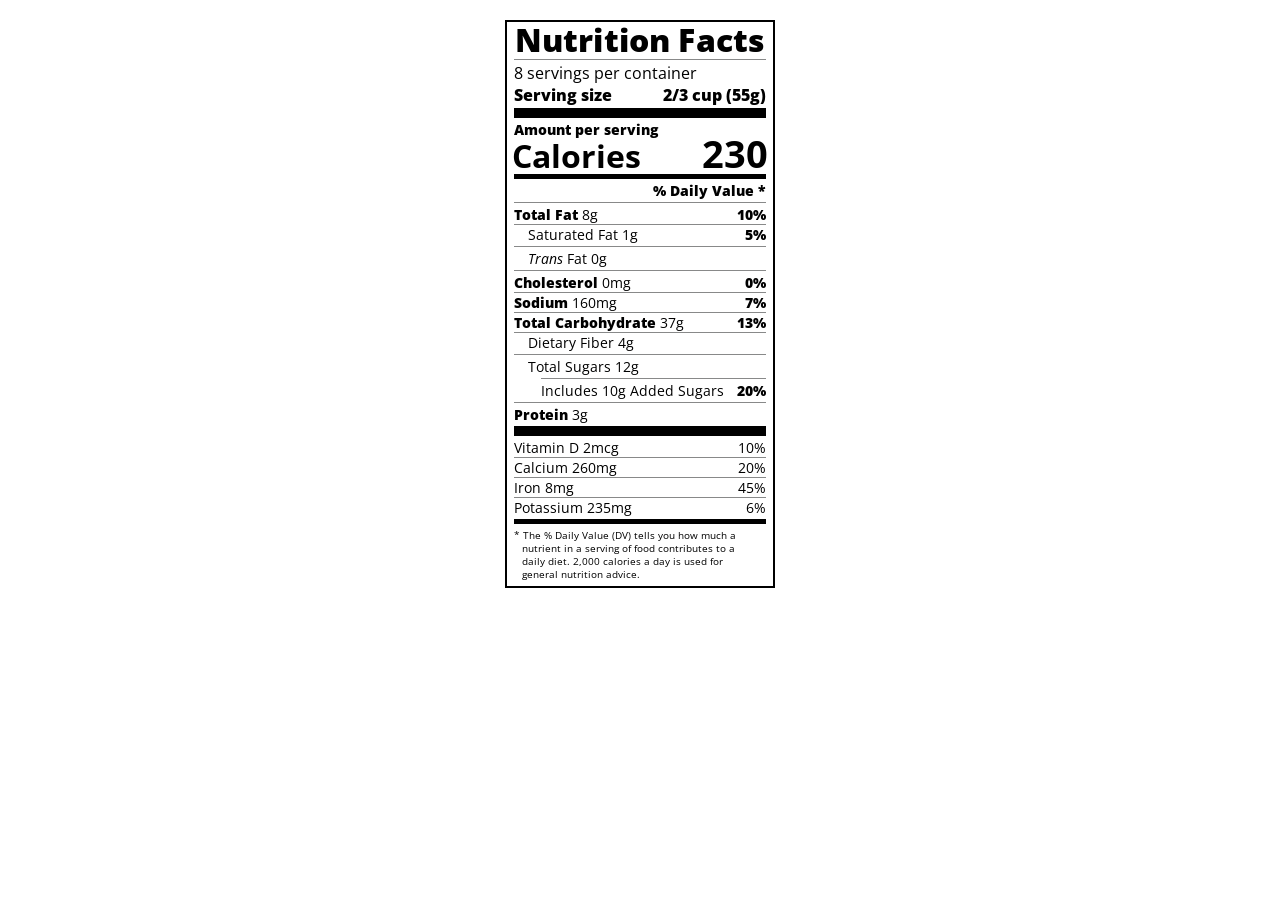
<file: nutritional_label/index.html>
<!DOCTYPE html>
<html lang="en">

<head>
  <meta charset="UTF-8">
  <title>Nutrition Label</title>
  <link href="https://fonts.googleapis.com/css?family=Open+Sans:400,700,800" rel="stylesheet">
  <link href="./styles.css" rel="stylesheet">
</head>

<body>
  <div class="label">
    <header>
      <h1 class="bold">Nutrition Facts</h1>
      <div class="divider"></div>
      <p>8 servings per container</p>
      <p class="bold">Serving size <span>2/3 cup (55g)</span></p>
    </header>
    <div class="divider large"></div>
    <div class="calories-info">
      <div class="left-container">
        <h2 class="bold small-text">Amount per serving</h2>
        <p>Calories</p>
      </div>
      <span>230</span>
    </div>
    <div class="divider medium"></div>
    <div class="daily-value small-text">
      <p class="bold right no-divider">% Daily Value *</p>
      <div class="divider"></div>
      <p><span><span class="bold">Total Fat</span> 8g</span> <span class="bold">10%</span></p>
      <p class="indent no-divider">Saturated Fat 1g <span class="bold">5%</span></p>
      <div class="divider"></div>
      <p class="indent no-divider"><span><i>Trans</i> Fat 0g</span></p>
      <div class="divider"></div>
      <p><span><span class="bold">Cholesterol</span> 0mg</span> <span class="bold">0%</span></p>
      <p><span><span class="bold">Sodium</span> 160mg</span> <span class="bold">7%</span></p>
      <p><span><span class="bold">Total Carbohydrate</span> 37g</span> <span class="bold">13%</span></p>
      <p class="indent no-divider">Dietary Fiber 4g</p>
      <div class="divider"></div>
      <p class="indent no-divider">Total Sugars 12g</p>
      <div class="divider double-indent"></div>
      <p class="double-indent no-divider">Includes 10g Added Sugars <span class="bold">20%</span></p>
      <div class="divider"></div>
      <p class="no-divider"><span><span class="bold">Protein</span> 3g</span></p>
      <div class="divider large"></div>
      <p>Vitamin D 2mcg <span>10%</span></p>
      <p>Calcium 260mg <span>20%</span></p>
      <p>Iron 8mg <span>45%</span></p>
      <p class="no-divider">Potassium 235mg <span>6%</span></p>
    </div>
    <div class="divider medium"></div>
    <p class="note">* The % Daily Value (DV) tells you how much a nutrient in a serving of food contributes to a daily
      diet. 2,000 calories a day is used for general nutrition advice.</p>
  </div>
</body>
</html>
</file>
<file: a_cat_painting/styles.css>
* {
    box-sizing: border-box;
}

body {
    background-color: #c9d2fc;
}

.cat-head {
    position: absolute;
    right: 0;
    left: 0;
    top: 0;
    bottom: 0;
    margin: auto;
    background: linear-gradient(#5e5e5e 85%, #45454f 100%);
    width: 205px;
    height: 180px;
    border: 1px solid #000;
    border-radius: 46%;
}

.cat-left-ear {
    position: absolute;
    top: -26px;
    left: -31px;
    z-index: 1;
    border-top-left-radius: 90px;
    border-top-right-radius: 10px;
    transform: rotate(-45deg);
    border-left: 35px solid transparent;
    border-right: 35px solid transparent;
    border-bottom: 70px solid #5e5e5e;
}

.cat-right-ear {
    position: absolute;
    top: -26px;
    left: 163px;
    z-index: 1;
    transform: rotate(45deg);
    border-top-left-radius: 90px;
    border-top-right-radius: 10px;
    border-left: 35px solid transparent;
    border-right: 35px solid transparent;
    border-bottom: 70px solid #5e5e5e;
}

.cat-left-inner-ear {
    position: absolute;
    top: 22px;
    left: -20px;
    border-top-left-radius: 90px;
    border-top-right-radius: 10px;
    border-bottom-right-radius: 40%;
    border-bottom-left-radius: 40%;
    border-left: 20px solid transparent;
    border-right: 20px solid transparent;
    border-bottom: 40px solid #3b3b4f;
}

.cat-right-inner-ear {
    position: absolute;
    top: 22px;
    left: -20px;
    border-top-left-radius: 90px;
    border-top-right-radius: 10px;
    border-bottom-right-radius: 40%;
    border-bottom-left-radius: 40%;
    border-left: 20px solid transparent;
    border-right: 20px solid transparent;
    border-bottom: 40px solid #3b3b4f;
}

.cat-left-eye {
    position: absolute;
    top: 54px;
    left: 39px;
    border-radius: 60%;
    transform: rotate(25deg);
    width: 30px;
    height: 40px;
    background-color: #000;
}

.cat-right-eye {
    position: absolute;
    top: 54px;
    left: 134px;
    border-radius: 60%;
    transform: rotate(-25deg);
    width: 30px;
    height: 40px;
    background-color: #000;
}

.cat-left-inner-eye {
    position: absolute;
    top: 8px;
    left: 2px;
    width: 10px;
    height: 20px;
    transform: rotate(10deg);
    background-color: #fff;
    border-radius: 60%;
}

.cat-right-inner-eye {
    position: absolute;
    top: 8px;
    left: 18px;
    transform: rotate(-5deg);
    width: 10px;
    height: 20px;
    background-color: #fff;
    border-radius: 60%;
}

.cat-nose {
    position: absolute;
    top: 108px;
    left: 85px;
    border-top-left-radius: 50%;
    border-bottom-right-radius: 50%;
    border-bottom-left-radius: 50%;
    transform: rotate(180deg);
    border-left: 15px solid transparent;
    border-right: 15px solid transparent;
    border-bottom: 20px solid #442c2c;
}

.cat-mouth div {
    width: 30px;
    height: 50px;
    border: 2px solid #000;
    border-radius: 190%/190px 150px 0 0;
    border-color: black transparent transparent transparent;
}

.cat-mouth-line-left {
    position: absolute;
    top: 88px;
    left: 74px;
    transform: rotate(170deg);
}

.cat-mouth-line-right {
    position: absolute;
    top: 88px;
    left: 91px;
    transform: rotate(165deg);
}

.cat-whiskers-left div {
    width: 40px;
    height: 1px;
    background-color: #000;
}

.cat-whiskers-right div {
    width: 40px;
    height: 1px;
    background-color: #000;
}

.cat-whisker-left-top {
    position: absolute;
    top: 120px;
    left: 52px;
    transform: rotate(10deg);
}

.cat-whisker-left-middle {
    position: absolute;
    top: 127px;
    left: 52px;
    transform: rotate(3deg);
}

.cat-whisker-left-bottom {
    position: absolute;
    top: 134px;
    left: 52px;
    transform: rotate(-3deg);
}

.cat-whisker-right-top {
    position: absolute;
    top: 120px;
    left: 109px;
    transform: rotate(-10deg);
}

.cat-whisker-right-middle {
    position: absolute;
    top: 127px;
    left: 109px;
    transform: rotate(-3deg);
}

.cat-whisker-right-bottom {
    position: absolute;
    top: 134px;
    left: 109px;
    transform: rotate(3deg);

}
</file>
<file: balance_sheet/styles.css>
span[class~="sr-only"] {
  border: 0 !important;
  clip: rect(1px, 1px, 1px, 1px) !important;
  clip-path: inset(50%) !important;
  height: 1px !important;
  width: 1px !important;
  position: absolute !important;
  overflow: hidden !important;
  white-space: nowrap !important;
  padding: 0 !important;
  margin: -1px !important;
}

html {
  box-sizing: border-box;
}

body {
  font-family: sans-serif;
  color: #0a0a23;
}

h1 {
  max-width: 37.25rem;
  margin: 0 auto;
  padding: 1.5rem 1.25rem;
}

h1 .flex {
  display: flex;
  flex-direction: column-reverse;
  gap: 1rem;
}

h1 .flex span:first-of-type {
  font-size: 0.7em;
}

h1 .flex span:last-of-type {
  font-size: 1.2em;
}

section {
  max-width: 40rem;
  margin: 0 auto;
  border: 2px solid #d0d0d5;
}

#years {
  display: flex;
  justify-content: flex-end;
  position: sticky;
  z-index: 999;
  top: 0;
  background: #0a0a23;
  color: #fff;
  padding: 0.5rem calc(1.25rem + 2px) 0.5rem 0;
  margin: 0 -2px;
}

#years span[class] {
  font-weight: bold;
  width: 4.5rem;
  text-align: right;
}

.table-wrap {
  padding: 0 0.75rem 1.5rem 0.75rem;
}

table {
  border-collapse: collapse;
  border: 0;
  width: 100%;
  position: relative;
  margin-top: 3rem;
}

table caption {
  color: #356eaf;
  font-size: 1.3em;
  font-weight: normal;
  position: absolute;
  top: -2.25rem;
  left: 0.5rem;
}

tbody td {
  width: 100vw;
  min-width: 4rem;
  max-width: 4rem;
}

tbody th {
  width: calc(100% - 12rem);
}

tr[class="total"] {
  border-bottom: 4px double #0a0a23;
  font-weight: bold;
}

tr[class="total"] th {
  text-align: left;
  padding: 0.5rem 0 0.25rem 0.5rem;
}

tr.total td {
  text-align: right;
  padding: 0 0.25rem;
}

tr.total td:nth-of-type(3) {
  padding-right: 0.5rem;
}

tr.total:hover {
  background-color: #99c9ff;
}

td.current {
  font-style: italic;
}

tr.data {
  background-image: linear-gradient(to bottom, #dfdfe2 1.845rem, white 1.845rem);
}

tr.data th {
  text-align: left;
  padding-top: 0.3rem;
  padding-left: 0.5rem;
}

tr.data th .description {
  display: block;
  font-weight: normal;
  font-style: italic;
  padding: 1rem 0 0.75rem;
  margin-right: -13.5rem;
}

tr.data td {
  vertical-align: top;
  padding: 0.3rem 0.25rem 0;
  text-align: right;
}

tr.data td:last-of-type {
  padding-right: 0.5rem;
}
</file>
<file: business-card/styles.css>
/* Global Styles */
body {
    background-color: rosybrown;
    font-family: 'Poppins', Arial, sans-serif;
    margin: 0;
    padding: 20px;
    transition: background-color 0.3s ease, color 0.3s ease;
}

/* Dark Mode */
body.dark-mode {
    background-color: #2c2c2c;
    color: #f0f0f0;
}

/* Toggle Switch */
.toggle-container {
    display: flex;
    align-items: center;
    justify-content: flex-end;
    margin-bottom: 20px;
    gap: 10px;
}

.switch {
    position: relative;
    display: inline-block;
    width: 50px;
    height: 24px;
}

.switch input {
    opacity: 0;
    width: 0;
    height: 0;
}

.slider {
    position: absolute;
    cursor: pointer;
    top: 0;
    left: 0;
    right: 0;
    bottom: 0;
    background-color: #ccc;
    transition: .4s;
    border-radius: 24px;
}

.slider:before {
    position: absolute;
    content: "";
    height: 18px;
    width: 18px;
    left: 3px;
    bottom: 3px;
    background-color: white;
    transition: .4s;
    border-radius: 50%;
}

input:checked+.slider {
    background-color: #2196F3;
}

input:checked+.slider:before {
    transform: translateX(26px);
}

/* Business Card */
.business-card {
    width: 90%;
    max-width: 320px;
    background-color: #f8f8f8;
    border: 1px solid #ccc;
    border-radius: 16px;
    padding: 20px;
    margin: 0 auto;
    text-align: center;
    font-size: 16px;
    box-shadow: 0 4px 8px rgba(0, 0, 0, 0.2);
    transition: background-color 0.3s ease, color 0.3s ease;
}

body.dark-mode .business-card {
    background-color: #3a3a3a;
    border-color: #555;
}

/* Image */
.profile-image {
    max-width: 100%;
    border-radius: 12px;
}

/* Paragraph Styling */
p {
    margin: 5px 0;
}

/* Links */
a {
    text-decoration: none;
    color: #007BFF;
    transition: color 0.3s ease;
}

a:hover {
    color: #0056b3;
    text-decoration: underline;
}

body.dark-mode a {
    color: #66ccff;
}

body.dark-mode a:hover {
    color: #33aaff;
}

/* Button-like Link */
.button {
    background-color: #007BFF;
    color: white;
    padding: 8px 16px;
    border-radius: 8px;
    font-weight: bold;
    display: inline-block;
    margin-top: 10px;
}

.button:hover {
    background-color: #0056b3;
}

/* Social Media */
.social-media h2 {
    margin-top: 20px;
    font-size: 1.2em;
}

.social-media a {
    display: block;
    margin: 4px 0;
}

/* Responsive Design */
@media (max-width: 480px) {
    body {
        padding: 10px;
    }

    .business-card {
        font-size: 14px;
        padding: 16px;
    }

    .toggle-container {
        justify-content: center;
    }
}
</file>
<file: city-skyline/styles.css>
:root {
  --building-color1: #aa80ff;
  --building-color2: #66cc99;
  --building-color3: #cc6699;
  --building-color4: #538cc6;
  --window-color1: #bb99ff;
  --window-color2: #8cd9b3;
  --window-color3: #d98cb3;
  --window-color4: #8cb3d9;
}

* {
  box-sizing: border-box;
}

body {
  height: 100vh;
  margin: 0;
  overflow: hidden;
}

.background-buildings, .foreground-buildings {
  width: 100%;
  height: 100%;
  display: flex;
  align-items: flex-end;
  justify-content: space-evenly;
  position: absolute;
  top: 0;
}

.building-wrap {
  display: flex;
  flex-direction: column;
  align-items: center;
}

.window-wrap {
  display: flex;
  align-items: center;
  justify-content: space-evenly;
}

.sky {
  background: radial-gradient(
      closest-corner circle at 15% 15%,
      #ffcf33,
      #ffcf33 20%,
      #ffff66 21%,
      #bbeeff 100%
    );
}

/* BACKGROUND BUILDINGS - "bb" stands for "background building" */
.bb1 {
  width: 10%;
  height: 70%;
}

.bb1a {
  width: 70%;
}
  
.bb1b {
  width: 80%;
}
  
.bb1c {
  width: 90%;
}

.bb1d {
  width: 100%;
  height: 70%;
  background: linear-gradient(
      var(--building-color1) 50%,
      var(--window-color1)
    );
}

.bb1-window {
  height: 10%;
  background: linear-gradient(
      var(--building-color1),
      var(--window-color1)
    );
}

.bb2 {
  width: 10%;
  height: 50%;
}

.bb2a {
  border-bottom: 5vh solid var(--building-color2);
  border-left: 5vw solid transparent;
  border-right: 5vw solid transparent;
}

.bb2b {
  width: 100%;
  height: 100%;
  background: repeating-linear-gradient(
      var(--building-color2),
      var(--building-color2) 6%,
      var(--window-color2) 6%,
      var(--window-color2) 9%
    );
}

.bb3 {
  width: 10%;
  height: 55%;
  background: repeating-linear-gradient(
      90deg,
      var(--building-color3),
      var(--building-color3),
      var(--window-color3) 15%
    );
}

.bb4 {
  width: 11%;
  height: 58%;
}

.bb4a {
  width: 3%;
  height: 10%;
  background-color: var(--building-color4);
}

.bb4b {
  width: 80%;
  height: 5%;
  background-color: var(--building-color4);
}
  
.bb4c {
  width: 100%;
  height: 85%;
  background-color: var(--building-color4);
}

.bb4-window {
  width: 18%;
  height: 90%;
  background-color: var(--window-color4);
}

/* FOREGROUND BUILDINGS - "fb" stands for "foreground building" */
.fb1 {
  width: 10%;
  height: 60%;
}

.fb1a {
  border-bottom: 7vh solid var(--building-color4);
  border-left: 2vw solid transparent;
  border-right: 2vw solid transparent;
}

.fb1b {
  width: 60%;
  height: 10%;
  background-color: var(--building-color4);
}
  
.fb1c {
  width: 100%;
  height: 80%;
  background: repeating-linear-gradient(
      90deg,
      var(--building-color4),
      var(--building-color4) 10%,
      transparent 10%,
      transparent 15%
    ),
    repeating-linear-gradient(
      var(--building-color4),
      var(--building-color4) 10%,
      var(--window-color4) 10%,
      var(--window-color4) 90%
    );
}

.fb2 {
  width: 10%;
  height: 40%;
}

.fb2a {
  width: 100%;
  border-bottom: 10vh solid var(--building-color3);
  border-left: 1vw solid transparent;
  border-right: 1vw solid transparent;
}

.fb2b {
  width: 100%;
  height: 75%;
  background-color: var(--building-color3);
}

.fb2-window {
  width: 22%;
  height: 100%;
  background-color: var(--window-color3);
}

.fb3 {
  width: 10%;
  height: 35%;
}
  
.fb3a {
  width: 80%;
  height: 15%;
  background-color: var(--building-color1);
}
  
.fb3b {
  width: 100%;
  height: 35%;
  background-color: var(--building-color1);
}

.fb3-window {
  width: 25%;
  height: 80%;
  background-color: var(--window-color1);
}

.fb4 {
  width: 8%;
  height: 45%;
  position: relative;
  left: 10%;
}

.fb4a {
  border-top: 5vh solid transparent;
  border-left: 8vw solid var(--building-color1);
}

.fb4b {
  width: 100%;
  height: 89%;
  background-color: var(--building-color1);
  display: flex;
  flex-wrap: wrap;
}

.fb4-window {
  width: 30%;
  height: 10%;
  border-radius: 50%;
  background-color: var(--window-color1);
  margin: 10%;
}

.fb5 {
  width: 10%;
  height: 33%;
  position: relative;
  right: 10%;
  background: repeating-linear-gradient(
      var(--building-color2),
      var(--building-color2) 5%,
      transparent 5%,
      transparent 10%
    ),
    repeating-linear-gradient(
      90deg,
      var(--building-color2),
      var(--building-color2) 12%,
      var(--window-color2) 12%,
      var(--window-color2) 44%
    );
}

.fb6 {
  width: 9%;
  height: 38%;
  background: repeating-linear-gradient(
      90deg,
      var(--building-color3),
      var(--building-color3) 10%,
      transparent 10%,
      transparent 30%
    ),
    repeating-linear-gradient(
      var(--building-color3),
      var(--building-color3) 10%,
      var(--window-color3) 10%,
      var(--window-color3) 30%
    );
}

@media (max-width: 1000px) {
  :root {
    --building-color1: #000;
    --building-color2: #000;
    --building-color3: #000;
    --building-color4: #000;
    --window-color1: #777;
    --window-color2: #777;
    --window-color3: #777;
    --window-color4: #777;
  }
  .sky {
    background: radial-gradient(
        closest-corner circle at 15% 15%,
        #ccc,
        #ccc 20%,
        #445 21%,
        #223 100%
      );
  }
}
</file>
<file: class_vs_id/styles.css>
/* Global body styling */
body {
    margin: 0;
    padding: 0;
    font-family: "Segoe UI", Arial, sans-serif;
    background: #f5f6f7;
    color: #1b1b32;
    line-height: 1.6;
}

/* Style for the unique header (ID selector) */
#main-header {
    background: #1b1b32;
    color: white;
    text-align: center;
    padding: 30px;
    border-bottom: 4px solid #f39c12;
}

/* Container for the cards */
.card-container {
    display: flex;
    gap: 20px;
    justify-content: center;
    margin: 40px;
    flex-wrap: wrap;
    /* Allows wrapping on small screens */
}

/* Style for reusable cards (class selector) */
.card {
    background: #fff;
    border: 1px solid #ccc;
    border-radius: 12px;
    padding: 20px;
    width: 250px;
    box-shadow: 0 2px 6px rgba(0, 0, 0, 0.1);
    transition: transform 0.3s, box-shadow 0.3s;
}

.card:hover {
    transform: translateY(-10px);
    /* moves card up by 10px */
    box-shadow: 0 6px 12px rgba(0, 0, 0, 0.15);
    /* deeper shadow when lifted */
}
</file>
<file: conference-form/styles.css>
body {
  background-color: MidnightBlue;
  color: whitesmoke;
}

.container {
    background-color: #ffffff1a;
    width: 80%;
    max-width: 600px;
    border-radius: 10px;
    margin: 20px auto;
    padding: 10px 20px;
    box-shadow: 0 5px 15px black;  
}

.center {
  text-align: center;
}

.description {
  font-size: 1.2rem;
}

fieldset {
  border: 1px solid gray;
  border-radius: 5px;
  margin: 20px 0;
  padding: 20px;
}

fieldset legend {
  font-size: 1.3rem;
  font-weight: 600;
}

label {
  font-size: 1.2rem;
}

label:not(.contact-method) {
  display: block;
  margin: 10px 0;
}

input:not(.contact-method-radio-btn),
textarea {
  background-color: #ffffff1a;
  width: 95%;
  border: 1px solid gray;
  border-radius: 5px;
  padding: 10px;
}

input,
input::placeholder,
textarea {
  color: whitesmoke;
}


.contact-method-radio-btn {
  appearance: none;
  width: 20px;
  height: 20px;
  border-radius: 50%;
  border: 2px solid gray;
  vertical-align: bottom;
}

.contact-method-radio-btn::before {
  display: block;
  content: " ";
  width: 10px;
  height: 10px;
  border-radius: 50%;
  transform: translate(3px, 3px) scale(0);
  transition: all 0.3s ease-in;
}

.contact-method-radio-btn:checked::before {
  transform: translate(3px, 3px) scale(1);
  background-color: lightgreen;
}

.submit-btn {
  cursor: pointer;
  background-color: royalblue;
  color: whitesmoke;
  border: none;
  border-radius: 6px;
  padding: 12px 20px;
  font-size: 1.1rem;
  display: block;
  margin: auto;
}

.submit-btn:hover {
  background-color: midnightblue;
}
</file>
<file: demo-project/styles.css>
/* ════════════════════════════════════════════════════════════════
   LUMINARY COFFEE — styles.css
   A full demonstration of CSS Core Concepts for freeCodeCamp
   Responsive Web Design students

   CONCEPT INDEX:
   1.  CSS Custom Properties (Variables) — :root section
   2.  Box Model — every section uses margin/padding/border
   3.  Selectors — element, class, ID, attribute, pseudo
   4.  CSS Functions — calc(), var(), clamp(), hsl(), rgba(),
       linear-gradient(), radial-gradient()
   5.  Flexbox — nav, hero, stats, facts
   6.  CSS Grid — menu, process, gallery, contact
   7.  Positioning — sticky nav, absolute badges, fixed toast
   8.  Transitions — buttons, cards, links, nav
   9.  @keyframes Animations — hero, steam, fade-in
   10. Media Queries — responsive breakpoints
   11. Pseudo-classes — :hover, :focus, :nth-child, :not, :last-child
   12. Pseudo-elements — ::before, ::after
   13. Attribute Selectors — input[type], data-* selectors
   14. Display types — block, inline, flex, grid, inline-block
   15. Units — px, rem, em, vw, vh, %, fr, clamp()
   16. Z-index — layering nav, badge, toast
   17. overflow — hidden on cards
   18. transform — hover lifts, rotations
   19. box-shadow — cards, buttons
   20. border-radius — cards, buttons, badges
════════════════════════════════════════════════════════════════ */

/* ──────────────────────────────────────────────────────────────
   CONCEPT 1: CSS CUSTOM PROPERTIES (VARIABLES)
   Define once in :root, use everywhere with var()
   This is how you build a consistent design system.
────────────────────────────────────────────────────────────── */
:root {
    /* Color Palette */
    --clr-cream: #F5EFE0;
    --clr-cream-dark: #EDE2C8;
    --clr-warm-white: #FAF7F2;
    --clr-espresso: #1C1008;
    --clr-brown-deep: #3D1F0A;
    --clr-brown-mid: #7B4A22;
    --clr-brown-light: #C2874A;
    --clr-gold: #D4A853;
    --clr-gold-light: #F0CC7A;
    --clr-green: #2D5016;
    --clr-green-light: #4A7C2A;
    --clr-text-dark: #1C1008;
    --clr-text-mid: #5C3D1E;
    --clr-text-light: #9B7150;
    --clr-border: rgba(61, 31, 10, 0.12);

    /* Typography */
    --font-display: 'Playfair Display', Georgia, serif;
    --font-body: 'DM Sans', sans-serif;
    --font-mono: 'DM Mono', monospace;

    /* Spacing Scale */
    --space-xs: 0.25rem;
    /*  4px */
    --space-sm: 0.5rem;
    /*  8px */
    --space-md: 1rem;
    /* 16px */
    --space-lg: 1.5rem;
    /* 24px */
    --space-xl: 2.5rem;
    /* 40px */
    --space-2xl: 4rem;
    /* 64px */
    --space-3xl: 6rem;
    /* 96px */

    /* Border Radius */
    --radius-sm: 4px;
    --radius-md: 10px;
    --radius-lg: 20px;
    --radius-xl: 32px;
    --radius-full: 9999px;

    /* Shadows */
    --shadow-sm: 0 1px 4px rgba(28, 16, 8, 0.08);
    --shadow-md: 0 4px 16px rgba(28, 16, 8, 0.12);
    --shadow-lg: 0 12px 40px rgba(28, 16, 8, 0.18);
    --shadow-xl: 0 24px 64px rgba(28, 16, 8, 0.22);

    /* Transitions */
    --transition-fast: 0.15s ease;
    --transition-base: 0.3s ease;
    --transition-slow: 0.5s ease;

    /* Layout */
    --max-width: 1200px;
    --nav-height: 72px;
}

/* ──────────────────────────────────────────────────────────────
   CONCEPT 2: GLOBAL RESET & BOX MODEL
   box-sizing: border-box makes sizing predictable —
   padding and border are included in the element's total width
────────────────────────────────────────────────────────────── */
*,
*::before,
*::after {
    box-sizing: border-box;
    /* border-box includes padding+border in width */
    margin: 0;
    padding: 0;
}

/* CONCEPT 15: UNITS — rem is relative to the root font-size */
html {
    font-size: 16px;
    /* 1rem = 16px */
    scroll-behavior: smooth;
    /* smooth scroll to anchors */
}

body {
    font-family: var(--font-body);
    background-color: var(--clr-warm-white);
    color: var(--clr-text-dark);
    line-height: 1.65;
    overflow-x: hidden;
    /* CONCEPT 17: overflow — prevent horizontal scroll */
}

/* CONCEPT 3: ELEMENT SELECTOR — targets all img elements */
img {
    max-width: 100%;
    display: block;
}

/* CONCEPT 3: ELEMENT + DESCENDANT SELECTORS */
ul {
    list-style: none;
}

a {
    text-decoration: none;
    color: inherit;
}


/* ──────────────────────────────────────────────────────────────
   REUSABLE UTILITIES
────────────────────────────────────────────────────────────── */

/* CONCEPT 5: FLEXBOX — .section-container centres content */
.section-container {
    max-width: var(--max-width);
    margin: 0 auto;
    /* auto margin = horizontal centering */
    padding: 0 var(--space-xl);
}

/* CONCEPT 3: CLASS SELECTOR */
.section-tag {
    display: inline-block;
    font-family: var(--font-mono);
    font-size: 0.7rem;
    letter-spacing: 0.15em;
    text-transform: uppercase;
    color: var(--clr-brown-mid);
    background-color: var(--clr-cream-dark);
    padding: var(--space-xs) var(--space-sm);
    border-radius: var(--radius-full);
    margin-bottom: var(--space-md);
}

.section-tag.light {
    background-color: rgba(245, 239, 224, 0.2);
    color: var(--clr-gold-light);
}

.section-title {
    font-family: var(--font-display);
    /* CONCEPT 4: clamp() — fluid typography that scales between min and max */
    font-size: clamp(2rem, 5vw, 3.5rem);
    line-height: 1.15;
    color: var(--clr-espresso);
    margin-bottom: var(--space-lg);
}

/* CONCEPT 11: PSEUDO-CLASS — em inside h2 */
.section-title em {
    font-style: italic;
    color: var(--clr-brown-mid);
}

.section-title.light,
.section-title.light em {
    color: var(--clr-cream);
}

.section-header {
    text-align: center;
    margin-bottom: var(--space-2xl);
}

.section-desc {
    color: var(--clr-gold-light);
    font-size: 1.05rem;
    max-width: 480px;
    margin: 0 auto;
}

.body-text {
    color: var(--clr-text-mid);
    font-size: 1rem;
    line-height: 1.75;
    margin-bottom: var(--space-md);
}


/* ──────────────────────────────────────────────────────────────
   BUTTONS
   CONCEPTS: class selectors, pseudo-classes (:hover, :focus),
             transitions, transform, box-shadow
────────────────────────────────────────────────────────────── */
.btn {
    display: inline-flex;
    align-items: center;
    gap: var(--space-sm);
    padding: 0.85rem 1.75rem;
    font-family: var(--font-body);
    font-size: 0.95rem;
    font-weight: 500;
    border-radius: var(--radius-full);
    border: 2px solid transparent;
    cursor: pointer;
    /* CONCEPT 8: TRANSITION */
    transition:
        background-color var(--transition-base),
        color var(--transition-base),
        transform var(--transition-fast),
        box-shadow var(--transition-base);
    text-decoration: none;
}

.btn-primary {
    background-color: var(--clr-brown-deep);
    color: var(--clr-cream);
    border-color: var(--clr-brown-deep);
}

/* CONCEPT 11: :hover PSEUDO-CLASS */
.btn-primary:hover {
    background-color: var(--clr-espresso);
    /* CONCEPT 18: TRANSFORM */
    transform: translateY(-2px);
    box-shadow: var(--shadow-md);
}

/* CONCEPT 11: :focus PSEUDO-CLASS — accessibility */
.btn-primary:focus {
    outline: 3px solid var(--clr-gold);
    outline-offset: 3px;
}

.btn-ghost {
    background-color: transparent;
    color: var(--clr-cream);
    border-color: rgba(245, 239, 224, 0.4);
}

.btn-ghost:hover {
    background-color: rgba(245, 239, 224, 0.1);
    border-color: var(--clr-cream);
    transform: translateY(-2px);
}

.btn.full-width {
    width: 100%;
    justify-content: center;
}


/* ──────────────────────────────────────────────────────────────
   NAVIGATION BAR
   CONCEPTS: position sticky, z-index, flexbox,
             transition, class + ID selectors,
             ::after pseudo-element
────────────────────────────────────────────────────────────── */
.navbar {
    /* CONCEPT 7: POSITION STICKY — stays at top when scrolling */
    position: sticky;
    top: 0;
    z-index: 1000;
    /* CONCEPT 16: Z-INDEX — on top of everything */
    height: var(--nav-height);
    /* CONCEPT 5: FLEXBOX */
    display: flex;
    align-items: center;
    justify-content: space-between;
    padding: 0 var(--space-xl);
    background-color: rgba(250, 247, 242, 0.9);
    backdrop-filter: blur(12px);
    /* CONCEPT 19: BOX-SHADOW */
    box-shadow: 0 1px 0 var(--clr-border);
    /* CONCEPT 8: TRANSITION — smooth shadow on scroll */
    transition: box-shadow var(--transition-base), background-color var(--transition-base);
}

/* CONCEPT 3: CLASS SELECTOR with state modifier */
.navbar.scrolled {
    background-color: rgba(245, 239, 224, 0.97);
    box-shadow: var(--shadow-md);
}

.nav-logo {
    display: flex;
    align-items: center;
    gap: var(--space-sm);
    font-family: var(--font-display);
    font-size: 1.4rem;
    font-weight: 700;
    color: var(--clr-espresso);
}

.logo-icon {
    font-size: 1.5rem;
}

/* CONCEPT 5: FLEXBOX on nav-links */
.nav-links {
    display: flex;
    align-items: center;
    gap: var(--space-xs);
}

/* CONCEPT 3: DESCENDANT SELECTOR */
.nav-links a {
    font-size: 0.9rem;
    font-weight: 500;
    color: var(--clr-text-mid);
    padding: var(--space-sm) var(--space-md);
    border-radius: var(--radius-full);
    transition: color var(--transition-fast), background-color var(--transition-fast);
}

.nav-links a:hover {
    color: var(--clr-espresso);
    background-color: var(--clr-cream-dark);
}

.nav-cta {
    display: inline-flex;
    padding: 0.6rem 1.2rem;
    background-color: var(--clr-espresso);
    color: var(--clr-cream) !important;
    border-radius: var(--radius-full);
    font-size: 0.875rem;
    font-weight: 500;
    transition: background-color var(--transition-base), transform var(--transition-fast);
}

.nav-cta:hover {
    background-color: var(--clr-brown-mid);
    transform: translateY(-1px);
}

/* Hamburger (hidden on desktop) */
.hamburger {
    display: none;
    flex-direction: column;
    gap: 5px;
    background: none;
    border: none;
    cursor: pointer;
    padding: var(--space-sm);
}

/* CONCEPT 3: DESCENDANT SELECTOR — targets span inside .hamburger */
.hamburger span {
    display: block;
    width: 22px;
    height: 2px;
    background-color: var(--clr-espresso);
    border-radius: var(--radius-full);
    transition: transform var(--transition-base), opacity var(--transition-base);
    transform-origin: center;
}

/* CONCEPT 11: :nth-child on hamburger spans when .open */
.hamburger.open span:nth-child(1) {
    transform: translateY(7px) rotate(45deg);
}

.hamburger.open span:nth-child(2) {
    opacity: 0;
}

.hamburger.open span:nth-child(3) {
    transform: translateY(-7px) rotate(-45deg);
}

/* Mobile Menu */
.mobile-menu {
    display: none;
    position: fixed;
    top: var(--nav-height);
    left: 0;
    right: 0;
    background-color: var(--clr-cream);
    border-bottom: 1px solid var(--clr-border);
    z-index: 999;
    padding: var(--space-md) 0;
    transform: translateY(-10px);
    opacity: 0;
    transition: transform var(--transition-base), opacity var(--transition-base);
}

.mobile-menu.open {
    transform: translateY(0);
    opacity: 1;
}

.mobile-menu a {
    display: block;
    padding: var(--space-md) var(--space-xl);
    font-weight: 500;
    color: var(--clr-text-mid);
    border-bottom: 1px solid var(--clr-border);
    transition: background-color var(--transition-fast);
}

.mobile-menu a:hover {
    background-color: var(--clr-cream-dark);
    color: var(--clr-espresso);
}


/* ──────────────────────────────────────────────────────────────
   HERO SECTION
   CONCEPTS: linear-gradient, @keyframes, animation,
             clamp(), pseudo-elements ::before,
             flexbox, relative/absolute positioning
────────────────────────────────────────────────────────────── */
.hero {
    position: relative;
    min-height: calc(100vh - var(--nav-height));
    /* CONCEPT 4: calc() */
    /* CONCEPT 4: linear-gradient() */
    background: linear-gradient(150deg,
            var(--clr-espresso) 0%,
            var(--clr-brown-deep) 40%,
            hsl(25, 65%, 22%) 70%,
            /* CONCEPT 4: hsl() */
            var(--clr-espresso) 100%);
    display: flex;
    align-items: center;
    padding: var(--space-3xl) var(--space-xl);
    overflow: hidden;
    /* CONCEPT 17: overflow */
}

/* CONCEPT 12: ::before PSEUDO-ELEMENT — decorative grain texture */
.hero::before {
    content: '';
    position: absolute;
    inset: 0;
    background-image: url("data:image/svg+xml,%3Csvg viewBox='0 0 256 256' xmlns='http://www.w3.org/2000/svg'%3E%3Cfilter id='noise'%3E%3CfeTurbulence type='fractalNoise' baseFrequency='0.9' numOctaves='4' stitchTiles='stitch'/%3E%3C/filter%3E%3Crect width='100%25' height='100%25' filter='url(%23noise)' opacity='0.04'/%3E%3C/svg%3E");
    pointer-events: none;
    z-index: 0;
}

/* CONCEPT 12: ::after PSEUDO-ELEMENT — large decorative circle */
.hero::after {
    content: '';
    position: absolute;
    right: -10vw;
    top: 50%;
    transform: translateY(-50%);
    width: clamp(300px, 55vw, 700px);
    /* CONCEPT 4: clamp() */
    height: clamp(300px, 55vw, 700px);
    border-radius: 50%;
    /* CONCEPT 4: radial-gradient() */
    background: radial-gradient(circle, rgba(212, 168, 83, 0.15) 0%, transparent 70%);
    pointer-events: none;
    z-index: 0;
}

.hero-bg-pattern {
    position: absolute;
    inset: 0;
    background-image:
        radial-gradient(circle at 20% 80%, rgba(212, 168, 83, 0.08) 0%, transparent 50%),
        radial-gradient(circle at 80% 20%, rgba(123, 74, 34, 0.2) 0%, transparent 50%);
    z-index: 0;
}

/* ── Steam animation ── */
.hero-steam {
    position: absolute;
    bottom: 0;
    right: 15%;
    z-index: 1;
}

/* CONCEPT 9: @keyframes ANIMATION */
@keyframes rise {
    0% {
        transform: translateY(0) scaleX(1);
        opacity: 0.6;
    }

    50% {
        transform: translateY(-60px) scaleX(1.3);
        opacity: 0.3;
    }

    100% {
        transform: translateY(-120px) scaleX(0.8);
        opacity: 0;
    }
}

/* CONCEPT 9: ANIMATION APPLIED */
.steam-particle {
    width: 8px;
    height: 60px;
    /* CONCEPT 4: rgba() */
    background: linear-gradient(to top, rgba(245, 239, 224, 0.4), transparent);
    border-radius: var(--radius-full);
    position: absolute;
    bottom: 0;
    animation: rise 2.5s ease-in-out infinite;
}

.steam-particle.s1 {
    left: 0;
    animation-delay: 0s;
}

.steam-particle.s2 {
    left: 20px;
    animation-delay: 0.7s;
    height: 80px;
}

.steam-particle.s3 {
    left: 40px;
    animation-delay: 1.4s;
    height: 50px;
}

/* ── Hero Content ── */
.hero-content {
    position: relative;
    z-index: 2;
    max-width: 640px;
    /* CONCEPT 9: ANIMATION */
    animation: heroFadeUp 0.9s ease forwards;
}

@keyframes heroFadeUp {
    from {
        opacity: 0;
        transform: translateY(32px);
    }

    to {
        opacity: 1;
        transform: translateY(0);
    }
}

.hero-eyebrow {
    font-family: var(--font-mono);
    font-size: 0.75rem;
    letter-spacing: 0.12em;
    text-transform: uppercase;
    color: var(--clr-gold);
    margin-bottom: var(--space-md);
}

.hero-title {
    font-family: var(--font-display);
    /* CONCEPT 4: clamp() for fluid font size */
    font-size: clamp(2.8rem, 7vw, 5.5rem);
    font-weight: 900;
    line-height: 1.08;
    color: var(--clr-cream);
    margin-bottom: var(--space-lg);
}

.hero-title em {
    color: var(--clr-gold);
    display: block;
}

.hero-sub {
    font-size: clamp(0.95rem, 2vw, 1.1rem);
    color: rgba(245, 239, 224, 0.75);
    line-height: 1.75;
    max-width: 520px;
    margin-bottom: var(--space-xl);
}

/* CONCEPT 5: FLEXBOX on hero-actions */
.hero-actions {
    display: flex;
    align-items: center;
    flex-wrap: wrap;
    gap: var(--space-md);
}

/* Hero badge — positioned absolutely */
.hero-badge {
    position: absolute;
    /* CONCEPT 7: ABSOLUTE POSITIONING */
    bottom: var(--space-xl);
    right: var(--space-xl);
    z-index: 2;
}

.badge-ring {
    width: 110px;
    height: 110px;
    border-radius: 50%;
    border: 2px solid rgba(212, 168, 83, 0.5);
    display: flex;
    align-items: center;
    justify-content: center;
    text-align: center;
    font-family: var(--font-mono);
    font-size: 0.65rem;
    letter-spacing: 0.06em;
    color: var(--clr-gold-light);
    padding: var(--space-md);
    /* Spinning ring via rotation animation */
    animation: spin 20s linear infinite;
}

@keyframes spin {
    from {
        transform: rotate(0deg);
    }

    to {
        transform: rotate(360deg);
    }
}


/* ──────────────────────────────────────────────────────────────
   STATS BAR
   CONCEPTS: CSS Grid, calc(), border, box-shadow
────────────────────────────────────────────────────────────── */
.stats-bar {
    background-color: var(--clr-espresso);
    padding: var(--space-xl) var(--space-xl);
    /* CONCEPT 6: CSS GRID */
    display: grid;
    grid-template-columns: repeat(7, 1fr);
    align-items: center;
    gap: 0;
    max-width: 100%;
    overflow: hidden;
}

.stat {
    display: flex;
    flex-direction: column;
    align-items: center;
    gap: var(--space-xs);
    padding: var(--space-md);
    text-align: center;
    /* Initial state for scroll animation */
    opacity: 0;
    transform: translateY(16px);
    transition: opacity 0.5s ease, transform 0.5s ease;
}

/* When the IntersectionObserver adds .visible class */
.stat.visible {
    opacity: 1;
    transform: translateY(0);
}

/* CONCEPT 11: :nth-child — stagger animation delays */
.stat:nth-child(1) {
    transition-delay: 0s;
}

.stat:nth-child(3) {
    transition-delay: 0.1s;
}

.stat:nth-child(5) {
    transition-delay: 0.2s;
}

.stat:nth-child(7) {
    transition-delay: 0.3s;
}

.stat-number {
    font-family: var(--font-display);
    font-size: clamp(2rem, 3vw, 2.8rem);
    font-weight: 700;
    color: var(--clr-gold);
    line-height: 1;
}

/* CONCEPT 3: ELEMENT SELECTOR inside class */
.stat-number small {
    font-size: 0.5em;
    font-family: var(--font-mono);
}

.stat-label {
    font-size: 0.75rem;
    color: rgba(245, 239, 224, 0.6);
    font-family: var(--font-mono);
    letter-spacing: 0.05em;
    text-transform: uppercase;
}

.stat-divider {
    width: 1px;
    height: 40px;
    background-color: rgba(245, 239, 224, 0.15);
    align-self: center;
}


/* ──────────────────────────────────────────────────────────────
   ORIGINS SECTION
   CONCEPTS: CSS Grid 2-column, position relative/absolute,
             overflow:hidden, box-shadow, border-radius,
             transform on hover
────────────────────────────────────────────────────────────── */
.origins {
    padding: var(--space-3xl) 0;
    background-color: var(--clr-warm-white);
}

/* CONCEPT 6: CSS GRID — 2 column layout */
.origins .section-container {
    display: grid;
    grid-template-columns: 1fr 1fr;
    gap: var(--space-3xl);
    align-items: center;
}

.origins-text {
    padding-right: var(--space-xl);
}

.origins-facts {
    margin-top: var(--space-xl);
    display: flex;
    flex-direction: column;
    gap: var(--space-md);
}

.fact-item {
    display: flex;
    gap: var(--space-md);
    align-items: flex-start;
    padding: var(--space-md);
    background-color: var(--clr-cream);
    border-radius: var(--radius-md);
    border: 1px solid var(--clr-border);
    transition: box-shadow var(--transition-base), transform var(--transition-base);
}

.fact-item:hover {
    box-shadow: var(--shadow-md);
    transform: translateX(4px);
}

.fact-icon {
    font-size: 1.5rem;
    flex-shrink: 0;
}

/* CONCEPT 3: DESCENDANT SELECTOR */
.fact-item strong {
    display: block;
    font-weight: 600;
    color: var(--clr-espresso);
    margin-bottom: var(--space-xs);
}

.fact-item p {
    font-size: 0.875rem;
    color: var(--clr-text-light);
}

/* ── Origins visual ── */
.origins-visual {
    position: relative;
    height: 520px;
}

.visual-card {
    position: absolute;
    /* CONCEPT 7: ABSOLUTE within relative parent */
    border-radius: var(--radius-lg);
    overflow: hidden;
    /* CONCEPT 17: clips child images */
    box-shadow: var(--shadow-xl);
    transition: transform var(--transition-slow), box-shadow var(--transition-slow);
}

.visual-card:hover {
    transform: scale(1.02);
    box-shadow: 0 32px 80px rgba(28, 16, 8, 0.28);
}

.main-card {
    width: 75%;
    height: 380px;
    top: 0;
    right: 0;
    z-index: 2;
}

.secondary-card {
    width: 60%;
    height: 260px;
    bottom: 0;
    left: 0;
    z-index: 3;
}

.visual-img {
    width: 100%;
    height: 100%;
    position: relative;
}

/* CONCEPT 4: linear-gradient + hsl() to simulate image backgrounds */
.img-farm {
    background: linear-gradient(160deg,
            hsl(95, 40%, 25%) 0%,
            hsl(75, 50%, 30%) 40%,
            hsl(35, 55%, 35%) 100%);
}

.img-farm::before {
    content: '🌿';
    position: absolute;
    top: 50%;
    left: 50%;
    transform: translate(-50%, -50%);
    font-size: 5rem;
    opacity: 0.4;
}

.img-roast {
    background: linear-gradient(145deg,
            hsl(25, 75%, 20%) 0%,
            hsl(15, 60%, 30%) 50%,
            hsl(35, 50%, 40%) 100%);
}

.img-roast::before {
    content: '🔥';
    position: absolute;
    top: 50%;
    left: 50%;
    transform: translate(-50%, -50%);
    font-size: 4rem;
    opacity: 0.4;
}

.img-label {
    position: absolute;
    bottom: var(--space-md);
    left: var(--space-md);
    right: var(--space-md);
    background-color: rgba(28, 16, 8, 0.7);
    color: var(--clr-cream);
    font-size: 0.75rem;
    font-family: var(--font-mono);
    padding: var(--space-xs) var(--space-sm);
    border-radius: var(--radius-sm);
    letter-spacing: 0.05em;
}

.floating-tag {
    position: absolute;
    top: var(--space-lg);
    left: 0;
    z-index: 4;
    background-color: var(--clr-gold);
    color: var(--clr-espresso);
    border-radius: var(--radius-md);
    padding: var(--space-sm) var(--space-md);
    display: flex;
    align-items: center;
    gap: var(--space-sm);
    font-size: 0.8rem;
    font-weight: 600;
    box-shadow: var(--shadow-md);
    animation: float 3s ease-in-out infinite;
}

@keyframes float {

    0%,
    100% {
        transform: translateY(0);
    }

    50% {
        transform: translateY(-6px);
    }
}


/* ──────────────────────────────────────────────────────────────
   MENU SECTION
   CONCEPTS: CSS Grid auto-fit, :nth-child colors,
             ::before pseudo-element on cards,
             data-* attribute selectors,
             hover transform + box-shadow
────────────────────────────────────────────────────────────── */
.menu-section {
    background-color: var(--clr-espresso);
    padding: var(--space-3xl) 0;
}

/* ── Filter Buttons ── */
.menu-filters {
    display: flex;
    justify-content: center;
    gap: var(--space-sm);
    flex-wrap: wrap;
    margin-bottom: var(--space-2xl);
}

.filter-btn {
    padding: 0.5rem 1.25rem;
    background-color: transparent;
    color: rgba(245, 239, 224, 0.5);
    border: 1px solid rgba(245, 239, 224, 0.2);
    border-radius: var(--radius-full);
    font-family: var(--font-body);
    font-size: 0.875rem;
    cursor: pointer;
    transition: all var(--transition-base);
}

/* CONCEPT 11: :hover on filter buttons */
.filter-btn:hover,
.filter-btn.active {
    background-color: var(--clr-gold);
    color: var(--clr-espresso);
    border-color: var(--clr-gold);
    font-weight: 600;
}

/* ── Menu Grid ── */
.menu-grid {
    /* CONCEPT 6: CSS GRID with auto-fit + minmax */
    display: grid;
    grid-template-columns: repeat(auto-fit, minmax(300px, 1fr));
    gap: var(--space-lg);
}

/* ── Individual Menu Card ── */
.menu-card {
    background-color: hsl(25, 40%, 12%);
    /* CONCEPT 4: hsl() */
    border-radius: var(--radius-lg);
    border: 1px solid rgba(212, 168, 83, 0.1);
    overflow: hidden;
    /* CONCEPT 17 */
    display: flex;
    flex-direction: column;
    position: relative;
    /* Initial state for scroll animation */
    opacity: 0;
    transform: translateY(20px);
    transition:
        opacity 0.5s ease,
        transform 0.5s ease,
        box-shadow var(--transition-base);
}

.menu-card.visible {
    opacity: 1;
    transform: translateY(0);
}

/* Stagger delay via nth-child */
.menu-card:nth-child(1) {
    transition-delay: 0s;
}

.menu-card:nth-child(2) {
    transition-delay: 0.07s;
}

.menu-card:nth-child(3) {
    transition-delay: 0.14s;
}

.menu-card:nth-child(4) {
    transition-delay: 0.21s;
}

.menu-card:nth-child(5) {
    transition-delay: 0.28s;
}

.menu-card:nth-child(6) {
    transition-delay: 0.35s;
}

.menu-card:hover {
    box-shadow: 0 20px 60px rgba(0, 0, 0, 0.4);
    transform: translateY(-6px) !important;
}

/* CONCEPT 12: ::before — top accent stripe on each card */
.card-accent {
    height: 4px;
    width: 100%;
}

.accent-1 {
    background: linear-gradient(to right, #C2874A, #D4A853);
}

.accent-2 {
    background: linear-gradient(to right, #4A7C2A, #7FC850);
}

.accent-3 {
    background: linear-gradient(to right, #2E6E9E, #5BB8F5);
}

.accent-4 {
    background: linear-gradient(to right, #9E3A2E, #E8725A);
}

.accent-5 {
    background: linear-gradient(to right, #7A4A9E, #B887EC);
}

.accent-6 {
    background: linear-gradient(to right, #2E7A5E, #5AE8B8);
}

.card-body {
    padding: var(--space-lg);
    flex: 1;
}

.card-top {
    display: flex;
    justify-content: space-between;
    align-items: flex-start;
    margin-bottom: var(--space-md);
}

.drink-icon {
    font-size: 2rem;
}

.card-badge {
    font-size: 0.7rem;
    font-family: var(--font-mono);
    letter-spacing: 0.08em;
    text-transform: uppercase;
    padding: 2px 8px;
    border-radius: var(--radius-full);
    background-color: var(--clr-gold);
    color: var(--clr-espresso);
    font-weight: 600;
}

/* CONCEPT 3: ATTRIBUTE SELECTOR — badge with data-category="new" */
.card-badge.new {
    background-color: var(--clr-green-light);
    color: white;
}

.card-title {
    font-family: var(--font-display);
    font-size: 1.25rem;
    color: var(--clr-cream);
    margin-bottom: var(--space-sm);
}

.card-desc {
    font-size: 0.875rem;
    color: rgba(245, 239, 224, 0.6);
    line-height: 1.65;
    margin-bottom: var(--space-md);
}

.card-meta {
    display: flex;
    align-items: center;
    gap: var(--space-sm);
    flex-wrap: wrap;
}

.card-origin {
    font-size: 0.75rem;
    color: rgba(245, 239, 224, 0.5);
    font-family: var(--font-mono);
}

.card-roast {
    font-size: 0.7rem;
    font-family: var(--font-mono);
    padding: 2px 8px;
    border-radius: var(--radius-full);
    font-weight: 500;
}

/* CONCEPT 3: CLASS SELECTORS with modifier variants */
.roast-light {
    background-color: rgba(74, 124, 42, 0.2);
    color: #7FC850;
}

.roast-medium {
    background-color: rgba(194, 135, 74, 0.2);
    color: #D4A853;
}

.roast-dark {
    background-color: rgba(158, 58, 46, 0.2);
    color: #E8725A;
}

.card-footer {
    padding: var(--space-md) var(--space-lg);
    display: flex;
    justify-content: space-between;
    align-items: center;
    border-top: 1px solid rgba(245, 239, 224, 0.08);
}

.card-price {
    font-family: var(--font-display);
    font-size: 1.2rem;
    font-weight: 700;
    color: var(--clr-gold);
}

.add-btn {
    padding: 0.4rem 1rem;
    background-color: transparent;
    color: var(--clr-gold);
    border: 1px solid rgba(212, 168, 83, 0.4);
    border-radius: var(--radius-full);
    font-size: 0.8rem;
    cursor: pointer;
    transition: all var(--transition-fast);
    font-family: var(--font-body);
}

.add-btn:hover {
    background-color: var(--clr-gold);
    color: var(--clr-espresso);
    font-weight: 600;
}


/* ──────────────────────────────────────────────────────────────
   PROCESS SECTION
   CONCEPTS: CSS Grid, position relative/absolute for connector,
             counter-like step numbers, :last-child selector
────────────────────────────────────────────────────────────── */
.process-section {
    padding: var(--space-3xl) 0;
    background-color: var(--clr-cream);
}

.process-steps {
    display: grid;
    grid-template-columns: repeat(4, 1fr);
    gap: 0;
    position: relative;
}

/* CONCEPT 12: ::before — horizontal connecting line */
.process-steps::before {
    content: '';
    position: absolute;
    top: 40px;
    left: calc(12.5% - 1px);
    right: calc(12.5% - 1px);
    height: 2px;
    background: linear-gradient(to right, var(--clr-brown-mid), var(--clr-gold), var(--clr-brown-mid));
    z-index: 0;
}

.step {
    display: flex;
    flex-direction: column;
    align-items: center;
    text-align: center;
    padding: 0 var(--space-lg);
    position: relative;
    z-index: 1;
    opacity: 0;
    transform: translateY(16px);
    transition: opacity 0.5s ease, transform 0.5s ease;
}

.step.visible {
    opacity: 1;
    transform: translateY(0);
}

.step:nth-child(1) {
    transition-delay: 0s;
}

.step:nth-child(2) {
    transition-delay: 0.15s;
}

.step:nth-child(3) {
    transition-delay: 0.3s;
}

.step:nth-child(4) {
    transition-delay: 0.45s;
}

.step-number {
    width: 80px;
    height: 80px;
    border-radius: 50%;
    background: linear-gradient(135deg, var(--clr-brown-deep), var(--clr-brown-mid));
    color: var(--clr-cream);
    font-family: var(--font-display);
    font-size: 1.4rem;
    font-weight: 700;
    display: flex;
    align-items: center;
    justify-content: center;
    margin-bottom: var(--space-lg);
    box-shadow: var(--shadow-md);
    position: relative;
    z-index: 2;
    transition: transform var(--transition-base), box-shadow var(--transition-base);
}

.step:hover .step-number {
    transform: scale(1.1);
    box-shadow: var(--shadow-lg);
}

.step-content h3 {
    font-family: var(--font-display);
    font-size: 1.1rem;
    color: var(--clr-espresso);
    margin-bottom: var(--space-sm);
}

.step-content p {
    font-size: 0.875rem;
    color: var(--clr-text-light);
    line-height: 1.7;
}

/* CONCEPT 11: :last-child — remove step-line from last step */
.step:last-child .step-line {
    display: none;
}


/* ──────────────────────────────────────────────────────────────
   FLAVOUR GALLERY
   CONCEPTS: CSS Grid, CSS custom property per card (--accent),
             hsl(), radial-gradient, progress bar width
────────────────────────────────────────────────────────────── */
.gallery-section {
    background: linear-gradient(170deg,
            var(--clr-brown-deep) 0%,
            var(--clr-espresso) 100%);
    padding: var(--space-3xl) 0;
}

.flavour-grid {
    display: grid;
    grid-template-columns: repeat(auto-fit, minmax(240px, 1fr));
    gap: var(--space-lg);
}

.flavour-card {
    background-color: rgba(255, 255, 255, 0.04);
    border: 1px solid rgba(255, 255, 255, 0.08);
    border-radius: var(--radius-lg);
    padding: var(--space-xl);
    position: relative;
    overflow: hidden;
    transition: transform var(--transition-base), background-color var(--transition-base);
    opacity: 0;
    transform: translateY(16px);
    transition: opacity 0.5s ease, transform 0.5s ease, background-color 0.3s ease;
}

.flavour-card.visible {
    opacity: 1;
    transform: translateY(0);
}

/* CONCEPT 12: ::before — radial glow using the per-card --accent variable */
.flavour-card::before {
    content: '';
    position: absolute;
    top: -40px;
    right: -40px;
    width: 160px;
    height: 160px;
    /* CONCEPT 4: var() + radial-gradient() combined */
    background: radial-gradient(circle, var(--accent), transparent 70%);
    opacity: 0.15;
    transition: opacity var(--transition-base);
    pointer-events: none;
}

.flavour-card:hover {
    background-color: rgba(255, 255, 255, 0.07);
    transform: translateY(-4px) !important;
}

.flavour-card:hover::before {
    opacity: 0.3;
}

.flavour-icon {
    font-size: 2.5rem;
    margin-bottom: var(--space-md);
}

/* CONCEPT 3: DESCENDANT SELECTOR */
.flavour-card h3 {
    font-family: var(--font-display);
    font-size: 1.2rem;
    color: var(--clr-cream);
    margin-bottom: var(--space-sm);
}

.flavour-card p {
    font-size: 0.875rem;
    color: rgba(245, 239, 224, 0.6);
    line-height: 1.65;
    margin-bottom: var(--space-lg);
}

.flavour-tags {
    display: flex;
    flex-wrap: wrap;
    gap: var(--space-xs);
    margin-bottom: var(--space-md);
}

/* CONCEPT 3: DESCENDANT SELECTOR on span inside .flavour-tags */
.flavour-tags span {
    font-size: 0.7rem;
    font-family: var(--font-mono);
    padding: 3px 10px;
    border-radius: var(--radius-full);
    background-color: rgba(212, 168, 83, 0.12);
    color: var(--clr-gold-light);
    border: 1px solid rgba(212, 168, 83, 0.2);
}

.flavour-bar {
    height: 4px;
    background-color: rgba(255, 255, 255, 0.1);
    border-radius: var(--radius-full);
    overflow: hidden;
    margin-bottom: var(--space-xs);
}

.bar-fill {
    height: 100%;
    /* CONCEPT 4: var(--accent) for dynamic colour */
    background: linear-gradient(to right, var(--accent), color-mix(in srgb, var(--accent), white 30%));
    border-radius: var(--radius-full);
    transition: width 1s ease;
}

.flavour-card small {
    font-size: 0.7rem;
    font-family: var(--font-mono);
    color: rgba(245, 239, 224, 0.4);
    text-transform: uppercase;
    letter-spacing: 0.06em;
}


/* ──────────────────────────────────────────────────────────────
   CSS CONCEPTS STRIP
   Concepts reference bar for students
────────────────────────────────────────────────────────────── */
.concepts-strip {
    background-color: var(--clr-cream);
    padding: var(--space-xl) 0;
    border-top: 1px solid var(--clr-border);
    border-bottom: 1px solid var(--clr-border);
}

.concept-tags {
    display: flex;
    flex-wrap: wrap;
    gap: var(--space-sm);
    margin-top: var(--space-md);
}

.ctag {
    display: inline-block;
    font-family: var(--font-mono);
    font-size: 0.72rem;
    padding: 4px 12px;
    background-color: var(--clr-cream-dark);
    color: var(--clr-brown-mid);
    border-radius: var(--radius-full);
    border: 1px solid var(--clr-border);
    transition: background-color var(--transition-fast), color var(--transition-fast);
}

.ctag:hover {
    background-color: var(--clr-espresso);
    color: var(--clr-gold);
    border-color: var(--clr-espresso);
}


/* ──────────────────────────────────────────────────────────────
   CONTACT SECTION
   CONCEPTS: CSS Grid 2-col, input[type] attribute selector,
             :focus pseudo-class, form styling
────────────────────────────────────────────────────────────── */
.contact-section {
    background-color: var(--clr-warm-white);
    padding: var(--space-3xl) 0;
}

.contact-grid {
    display: grid;
    grid-template-columns: 1fr 1fr;
    gap: var(--space-3xl);
    align-items: start;
}

.contact-info .section-title {
    margin-bottom: var(--space-xl);
}

.contact-details {
    display: flex;
    flex-direction: column;
    gap: var(--space-lg);
}

.detail-row {
    display: flex;
    gap: var(--space-md);
    align-items: flex-start;
}

.detail-icon {
    font-size: 1.3rem;
    flex-shrink: 0;
    margin-top: 2px;
}

.detail-row strong {
    display: block;
    font-weight: 600;
    color: var(--clr-espresso);
    margin-bottom: 2px;
}

.detail-row p {
    font-size: 0.9rem;
    color: var(--clr-text-light);
    line-height: 1.6;
}

/* ── Form ── */
.contact-form-wrap {
    background-color: var(--clr-cream);
    border-radius: var(--radius-xl);
    padding: var(--space-xl);
    border: 1px solid var(--clr-border);
    box-shadow: var(--shadow-lg);
}

.form-title {
    font-family: var(--font-display);
    font-size: 1.5rem;
    color: var(--clr-espresso);
    margin-bottom: var(--space-lg);
}

.form-row {
    display: grid;
    grid-template-columns: 1fr 1fr;
    gap: var(--space-md);
}

.form-group {
    display: flex;
    flex-direction: column;
    gap: var(--space-xs);
    margin-bottom: var(--space-md);
}

.form-group label {
    font-size: 0.8rem;
    font-weight: 600;
    color: var(--clr-text-mid);
    text-transform: uppercase;
    letter-spacing: 0.05em;
    font-family: var(--font-mono);
}

/* CONCEPT 3: ATTRIBUTE SELECTORS on form inputs */
input[type="text"],
input[type="email"],
input[type="date"],
select,
textarea {
    padding: 0.75rem var(--space-md);
    background-color: var(--clr-warm-white);
    border: 1.5px solid var(--clr-border);
    border-radius: var(--radius-md);
    font-family: var(--font-body);
    font-size: 0.9rem;
    color: var(--clr-espresso);
    /* CONCEPT 8: TRANSITION on border */
    transition: border-color var(--transition-fast), box-shadow var(--transition-fast);
    width: 100%;
    appearance: none;
}

/* CONCEPT 11: :focus PSEUDO-CLASS */
input[type="text"]:focus,
input[type="email"]:focus,
input[type="date"]:focus,
select:focus,
textarea:focus {
    outline: none;
    border-color: var(--clr-brown-mid);
    box-shadow: 0 0 0 3px rgba(123, 74, 34, 0.15);
}

/* CONCEPT 3: ATTRIBUTE SELECTOR — placeholder styling */
input::placeholder,
textarea::placeholder {
    color: rgba(92, 61, 30, 0.35);
}

textarea {
    resize: vertical;
    min-height: 90px;
}


/* ──────────────────────────────────────────────────────────────
   FOOTER
   CONCEPTS: CSS Grid, border-top, opacity on :hover,
             :not selector
────────────────────────────────────────────────────────────── */
.site-footer {
    background-color: var(--clr-espresso);
    padding: var(--space-3xl) var(--space-xl) var(--space-xl);
}

.footer-inner {
    max-width: var(--max-width);
    margin: 0 auto;
    display: grid;
    grid-template-columns: 2fr 1fr 1fr 1fr;
    gap: var(--space-2xl);
    padding-bottom: var(--space-2xl);
    border-bottom: 1px solid rgba(245, 239, 224, 0.1);
    margin-bottom: var(--space-xl);
}

.footer-brand .logo-icon,
.footer-brand .logo-text {
    color: var(--clr-cream);
}

.footer-brand .logo-text {
    font-family: var(--font-display);
    font-size: 1.3rem;
    font-weight: 700;
}

.footer-brand {
    display: flex;
    flex-direction: column;
    gap: var(--space-sm);
}

.footer-brand p {
    font-size: 0.875rem;
    color: rgba(245, 239, 224, 0.5);
    line-height: 1.6;
    margin-top: var(--space-sm);
}

.footer-links h4 {
    font-family: var(--font-mono);
    font-size: 0.7rem;
    letter-spacing: 0.12em;
    text-transform: uppercase;
    color: var(--clr-gold);
    margin-bottom: var(--space-md);
}

/* CONCEPT 3: DESCENDANT + :not SELECTOR */
.footer-links ul li:not(:last-child) {
    margin-bottom: var(--space-sm);
}

.footer-links a {
    font-size: 0.875rem;
    color: rgba(245, 239, 224, 0.55);
    transition: color var(--transition-fast), opacity var(--transition-fast);
}

.footer-links a:hover {
    color: var(--clr-cream);
}

.footer-bottom {
    max-width: var(--max-width);
    margin: 0 auto;
    display: flex;
    justify-content: space-between;
    flex-wrap: wrap;
    gap: var(--space-sm);
}

.footer-bottom p {
    font-size: 0.75rem;
    color: rgba(245, 239, 224, 0.35);
    font-family: var(--font-mono);
}


/* ──────────────────────────────────────────────────────────────
   TOAST NOTIFICATION
   CONCEPTS: position fixed, z-index, transform,
             transition, opacity
────────────────────────────────────────────────────────────── */
.toast {
    /* CONCEPT 7: FIXED POSITIONING */
    position: fixed;
    bottom: var(--space-xl);
    right: var(--space-xl);
    z-index: 9999;
    /* CONCEPT 16: very high z-index */
    background-color: var(--clr-espresso);
    color: var(--clr-cream);
    border: 1px solid var(--clr-gold);
    border-radius: var(--radius-md);
    padding: var(--space-md) var(--space-lg);
    font-size: 0.9rem;
    box-shadow: var(--shadow-xl);
    /* Hidden by default */
    opacity: 0;
    transform: translateY(20px);
    pointer-events: none;
    transition: opacity var(--transition-base), transform var(--transition-base);
}

.toast.show {
    opacity: 1;
    transform: translateY(0);
    pointer-events: auto;
}


/* ══════════════════════════════════════════════════════════════
   MEDIA QUERIES — RESPONSIVE DESIGN
   CONCEPTS: @media, breakpoints, responsive grid,
             different layouts per screen size
══════════════════════════════════════════════════════════════ */

/* ── Tablet: max 1024px ── */
@media (max-width: 1024px) {
    .origins .section-container {
        grid-template-columns: 1fr;
        gap: var(--space-2xl);
    }

    .origins-text {
        padding-right: 0;
    }

    .origins-visual {
        height: 400px;
    }

    .process-steps {
        grid-template-columns: repeat(2, 1fr);
        gap: var(--space-2xl);
    }

    .process-steps::before {
        display: none;
    }

    .footer-inner {
        grid-template-columns: 1fr 1fr;
        gap: var(--space-xl);
    }

    .stats-bar {
        grid-template-columns: repeat(4, 1fr) !important;
    }

    .stat-divider {
        display: none;
    }
}

/* ── Mobile: max 768px ── */
@media (max-width: 768px) {

    /* Nav: hide desktop links, show hamburger */
    .nav-links,
    .nav-cta {
        display: none;
    }

    .hamburger {
        display: flex;
    }

    .mobile-menu {
        display: block;
    }

    /* Hero */
    .hero {
        padding: var(--space-2xl) var(--space-lg);
        align-items: flex-end;
        min-height: 90vh;
    }

    .hero-badge {
        display: none;
    }

    .hero-actions {
        flex-direction: column;
        align-items: flex-start;
    }

    /* Stats */
    .stats-bar {
        grid-template-columns: repeat(2, 1fr) !important;
        gap: var(--space-sm);
        padding: var(--space-lg);
    }

    /* Origins */
    .origins-visual {
        height: 300px;
    }

    /* Process */
    .process-steps {
        grid-template-columns: 1fr;
    }

    /* Contact */
    .contact-grid {
        grid-template-columns: 1fr;
        gap: var(--space-2xl);
    }

    .form-row {
        grid-template-columns: 1fr;
    }

    /* Footer */
    .footer-inner {
        grid-template-columns: 1fr 1fr;
    }

    .footer-brand {
        grid-column: 1 / -1;
    }

    .footer-bottom {
        flex-direction: column;
        text-align: center;
        gap: var(--space-xs);
    }

    /* Menu */
    .menu-grid {
        grid-template-columns: 1fr;
    }

    .section-container {
        padding: 0 var(--space-md);
    }
}

/* ── Small Mobile: max 480px ── */
@media (max-width: 480px) {
    .stats-bar {
        grid-template-columns: 1fr 1fr !important;
    }

    .flavour-grid {
        grid-template-columns: 1fr;
    }

    .hero-title {
        font-size: clamp(2rem, 10vw, 3rem);
    }

    .navbar {
        padding: 0 var(--space-md);
    }
}
</file>
<file: game-settings-panel/styles.css>
body {
  height: 100vh;
  background-color: #f0f0f0;
  text-align: center;
}

.settings-card {
  max-width: 250px;
  padding: 20px;
  border-radius: 10px;
  box-shadow: 0 2px 6px rgba(0, 0, 0, 0.2);
  margin: auto;
  text-align: left;
}

h1 {
  text-align: center;
}

label {
  display: block;
  cursor: pointer;
  margin: 8px auto;
}

input[type='checkbox'] {
  width: 20px;
  height: 20px;
  cursor: pointer;
  appearance: none;
  border: 2px solid #f1be32;
  border-radius: 4px;
  background-color: white;
  transition: all 0.3s;
  vertical-align: middle;
  margin-right: 15px;
}

input[type='checkbox']:checked {
  background-color: #f1be32;
  border-color: #e2a60d;
}

input[type="checkbox"]:checked::after {
  content: "✓";
  display: block;
  text-align: center;
  font-weight: bold;
  color: white;
  line-height: 20px;
}
</file>
<file: greeting_card_lab/styles.css>
body {
    font-family: Arial, sans-serif;
    padding: 40px;
    text-align: center;
    background-color: brown;
    color: #222;
    /* ensures readable text on brown */
}

/* Card */
.card {
    background-color: white;
    max-width: 400px;
    padding: 40px;
    margin: 0 auto;
    border-radius: 10px;
    box-shadow: 0 4px 8px gray;
    transition: transform 0.3s, background-color 0.3s ease;
}

.card:hover {
    background-color: khaki;
    transform: scale(1.05);
    /* slightly smaller lift for realism */
}

/* Headings */
h1::before {
    content: "🥳 ";
}

h1::after {
    content: " 🥳";
}

/* Text */
.message {
    font-size: 1.2em;
    color: gray;
    margin-bottom: 20px;
}

/* Links */
.card-links {
    margin-top: 20px;
    display: flex;
    justify-content: space-around;
    flex-wrap: wrap;
    /* better for mobile */
    gap: 10px;
}

.card-links a {
    text-decoration: none;
    font-size: 1em;
    padding: 10px 20px;
    border-radius: 5px;
    color: white;
    background-color: midnightblue;
    transition: background-color 0.3s ease, transform 0.2s;
}

.card-links a:hover {
    background-color: orangered;
    transform: translateY(-3px);
    /* lift effect */
}

.card-links a:active {
    background-color: midnightblue;
}

.card-links a:focus {
    outline: 2px solid yellow;
    outline-offset: 3px;
}

.card-links a:visited {
    color: lightpink;
    /* softer than crimson */
}

/* Sections */
section {
    margin: 20px auto;
    max-width: 600px;
    background-color: whitesmoke;
    padding: 20px;
    border-radius: 10px;
    display: none;
    transition: transform 0.3s;
}

section:target {
    display: block;
}

section:hover {
    transform: skewX(5deg);
}
</file>
<file: nutritional_label/styles.css>
* {
  box-sizing: border-box;
}

html {
  font-size: 16px;
}

body {
  font-family: 'Open Sans', sans-serif;
}

.label {
  border: 2px solid black;
  width: 270px;
  margin: 20px auto;
  padding: 0 7px;
}

header h1 {
  text-align: center;
  margin: -4px 0;
  letter-spacing: 0.15px
}

p {
  margin: 0;
  display: flex;
  justify-content: space-between;
}

.divider {
  border-bottom: 1px solid #888989;
  margin: 2px 0;
}

.bold {
  font-weight: 800;
}

.large {
  height: 10px;
}

.large, .medium {
  background-color: black;
  border: 0;
}

.medium {
  height: 5px;
}

.small-text {
  font-size: 0.85rem;
}


.calories-info {
  display: flex;
  justify-content: space-between;
  align-items: flex-end;
}

.calories-info h2 {
  margin: 0;
}

.left-container p {
  margin: -5px -2px;
  font-size: 2em;
  font-weight: 700;
}

.calories-info span {
  margin: -7px -2px;
  font-size: 2.4em;
  font-weight: 700;
}

.right {
  justify-content: flex-end;
}

.indent {
  margin-left: 1em;
}

.double-indent {
  margin-left: 2em;
}

.daily-value p:not(.no-divider) {
  border-bottom: 1px solid #888989;
}

.note {
  font-size: 0.6rem;
  margin: 5px 0;
  padding: 0 8px;
  text-indent: -8px;
}
</file>
